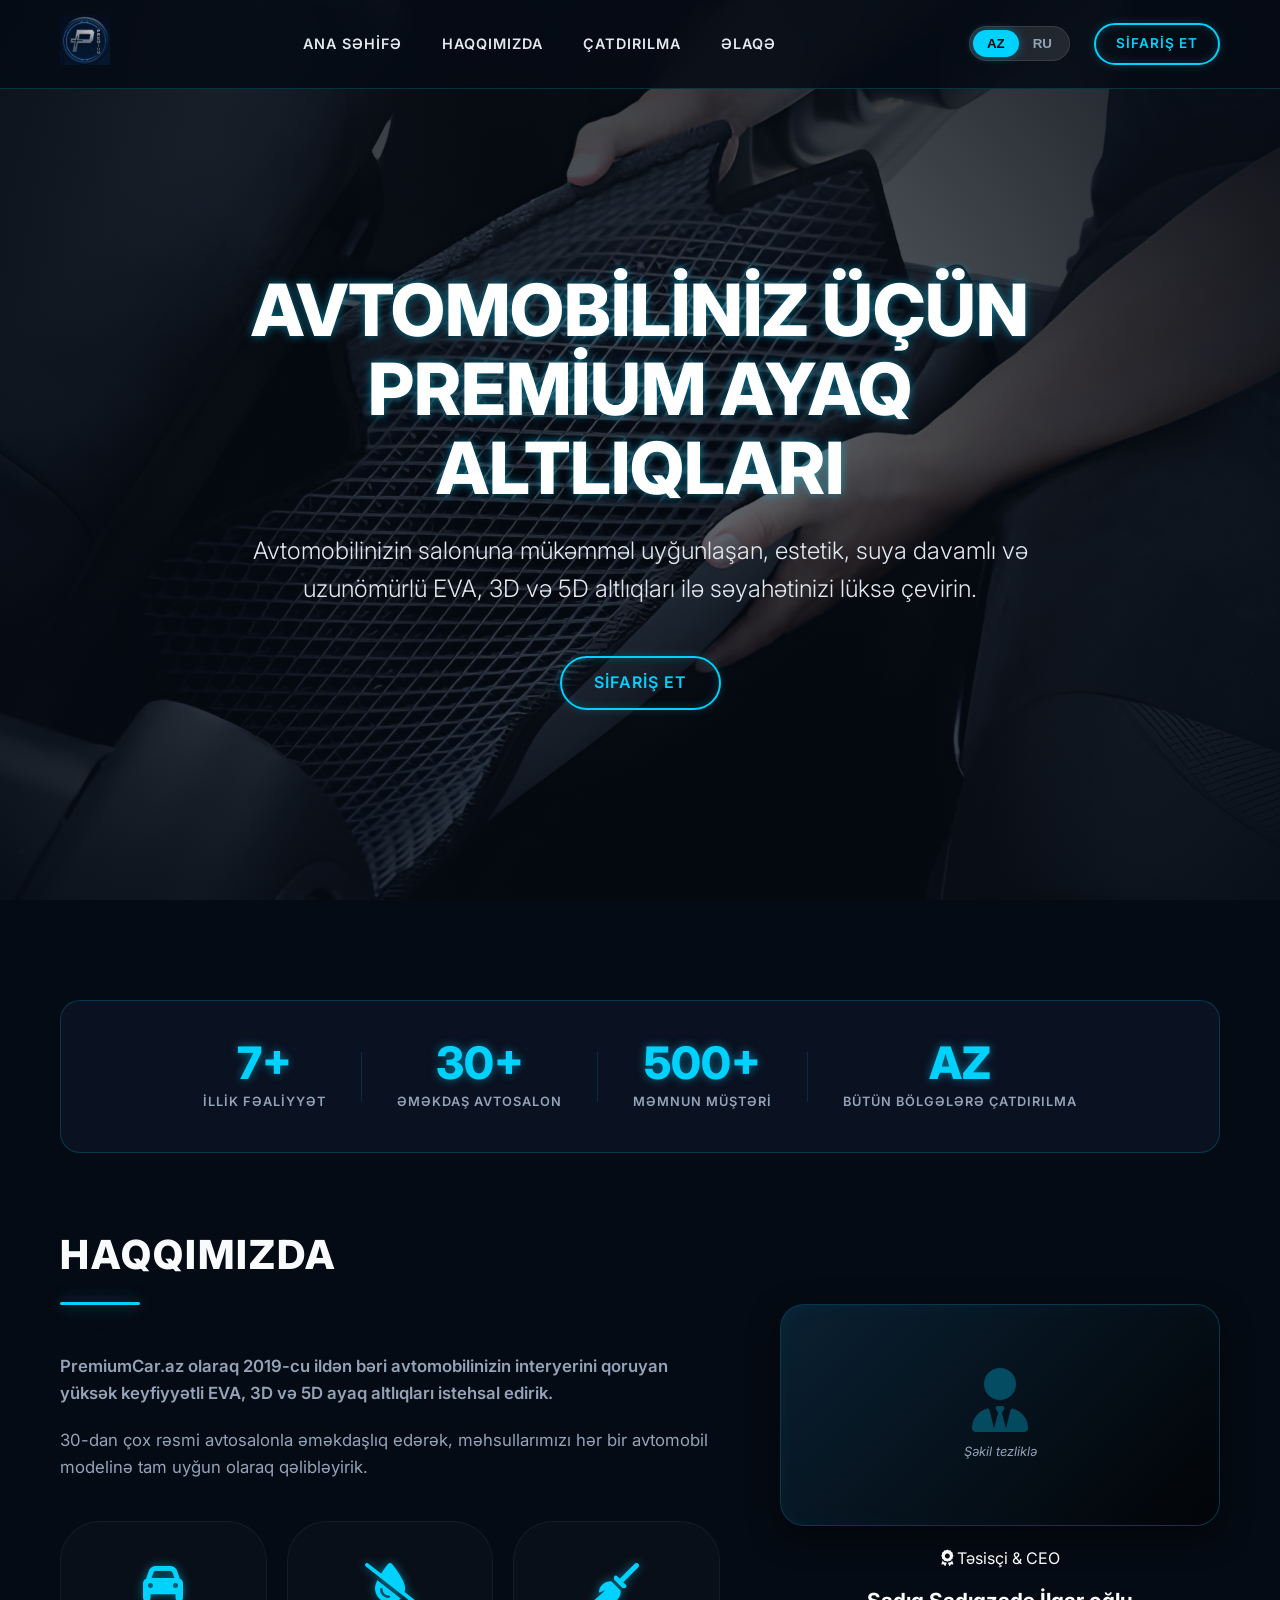
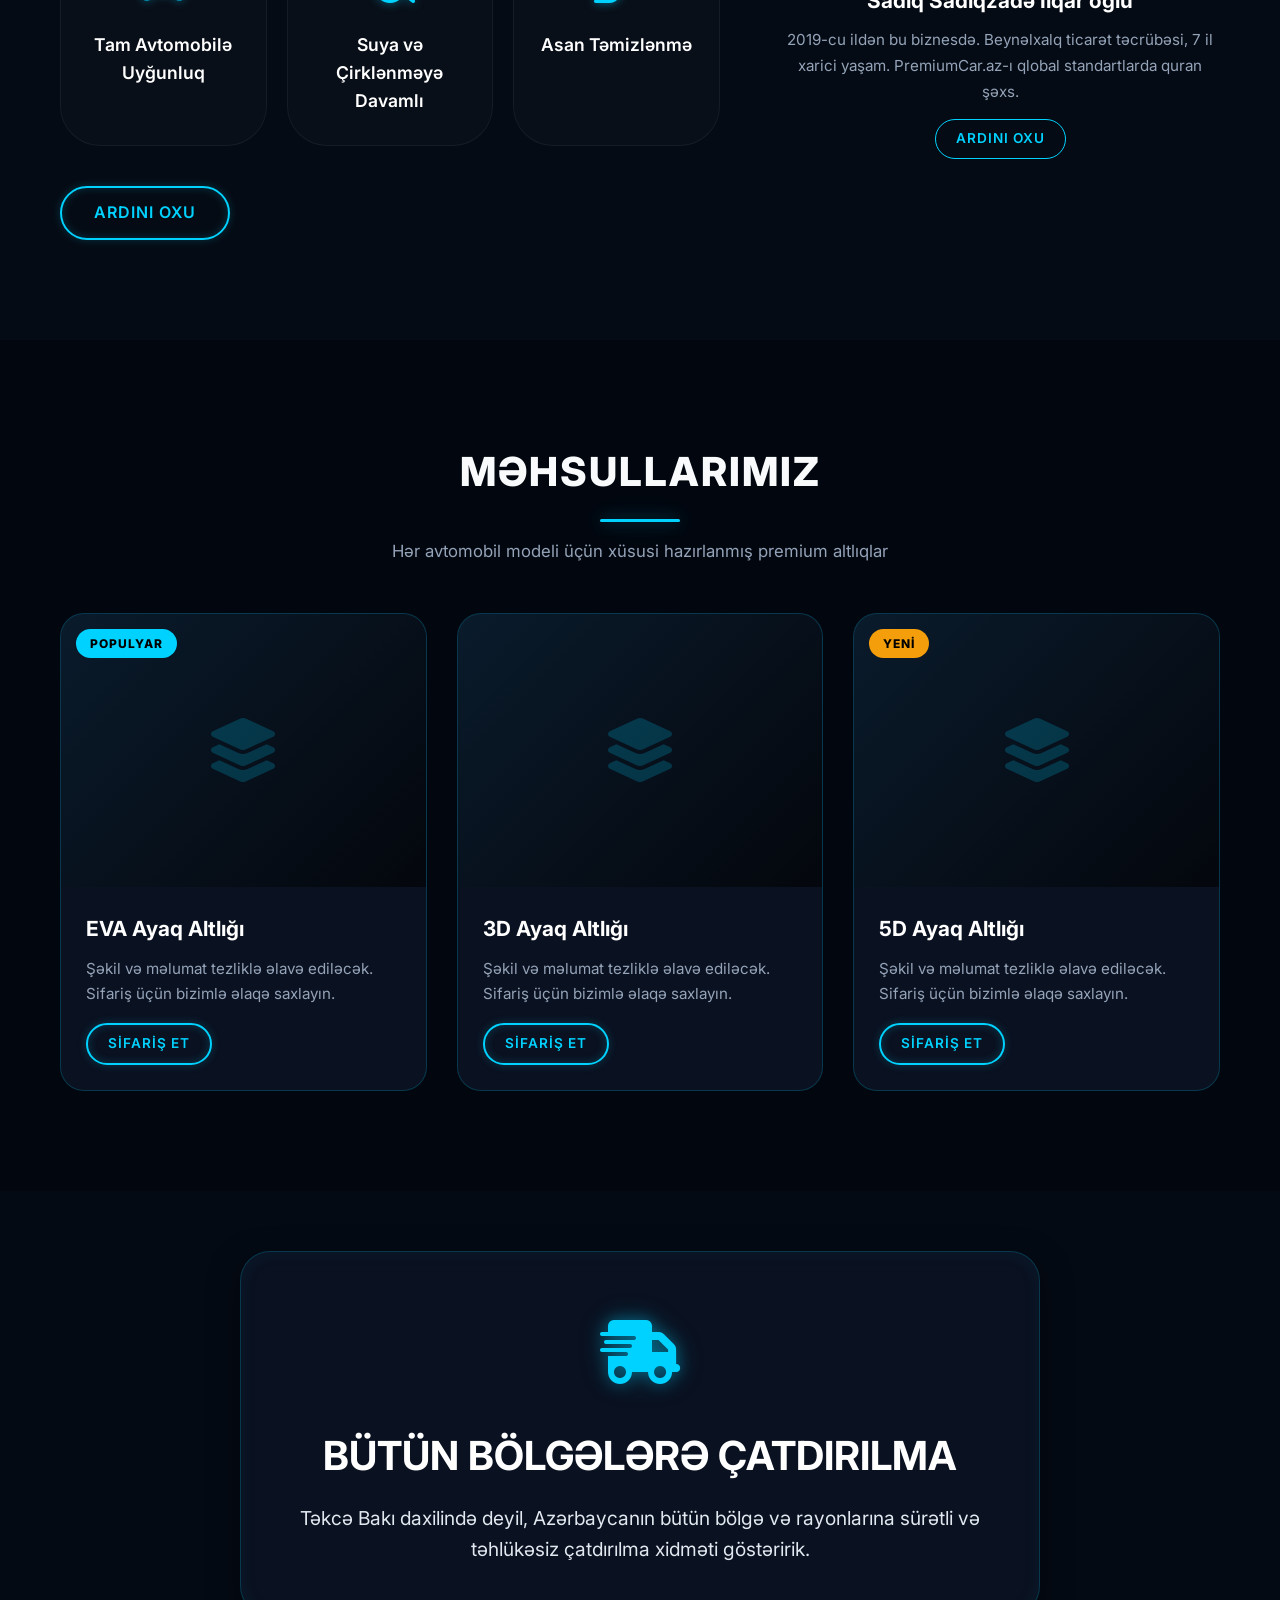
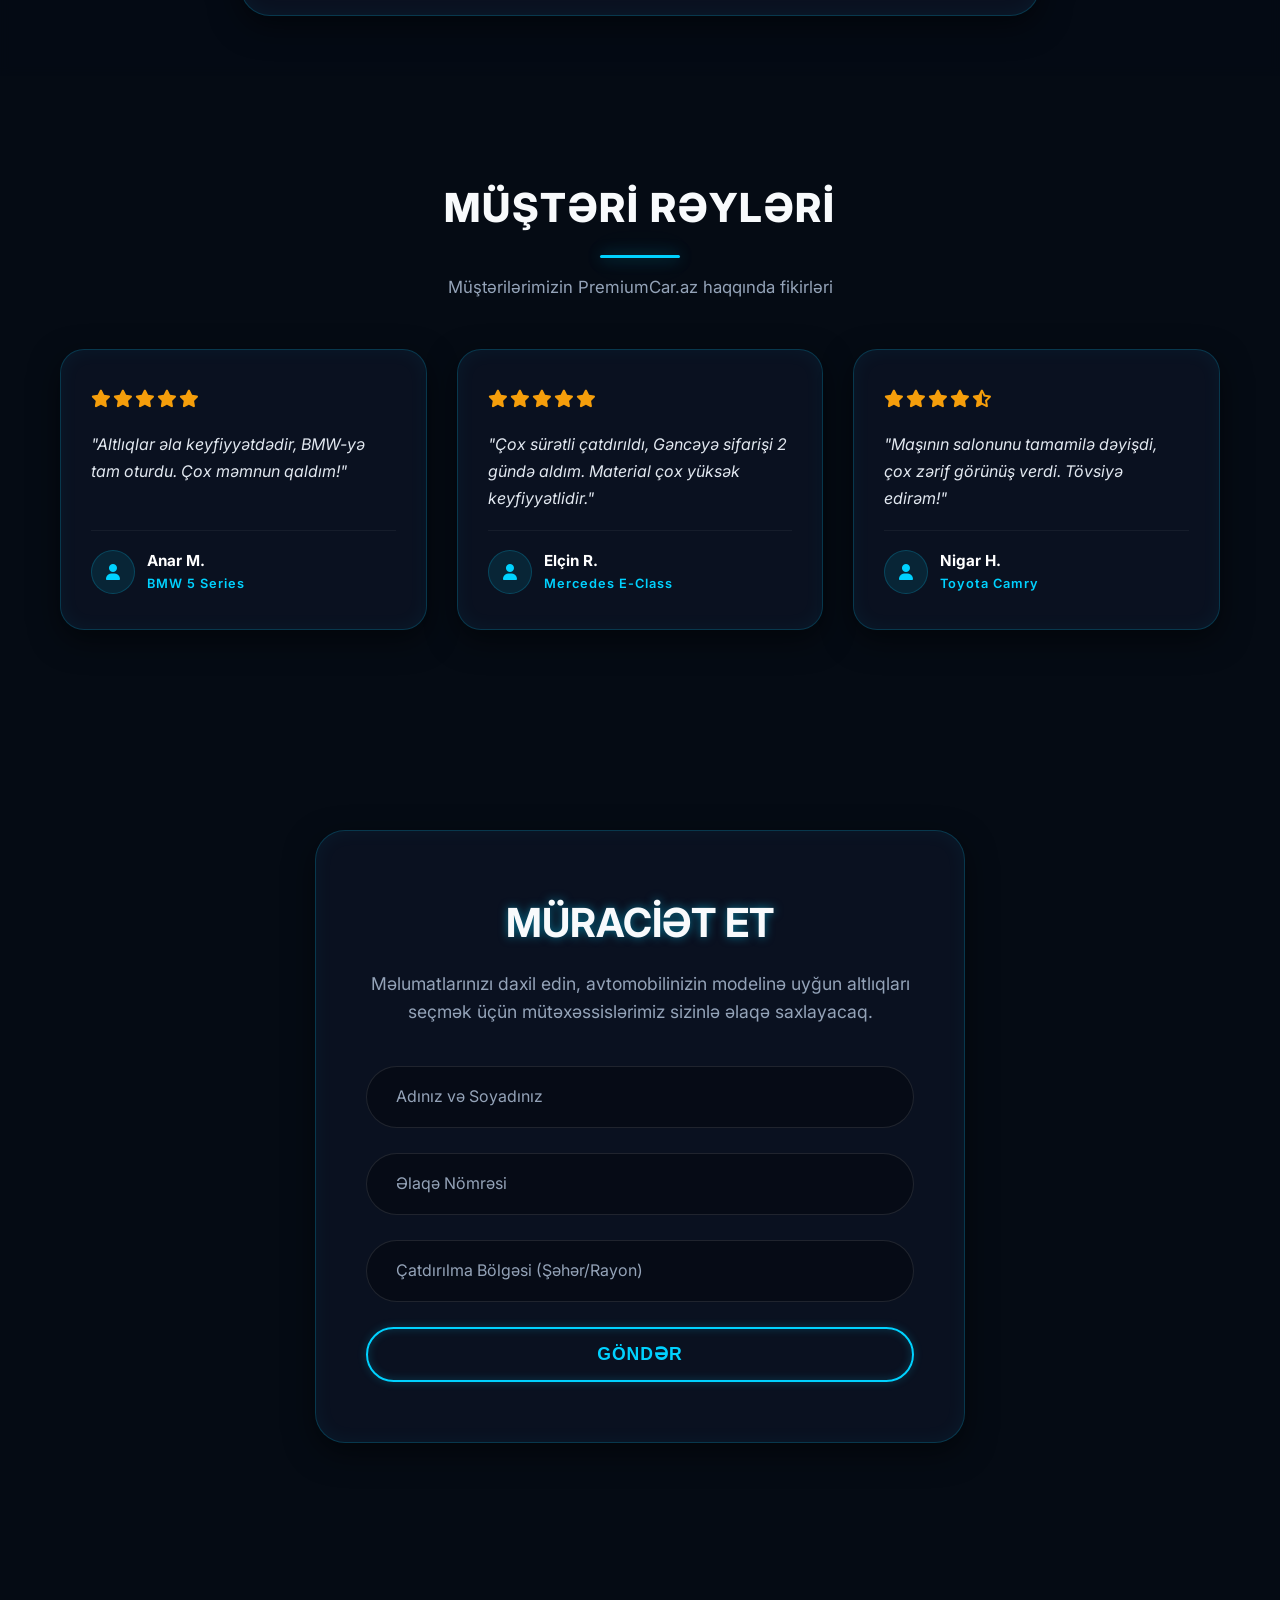
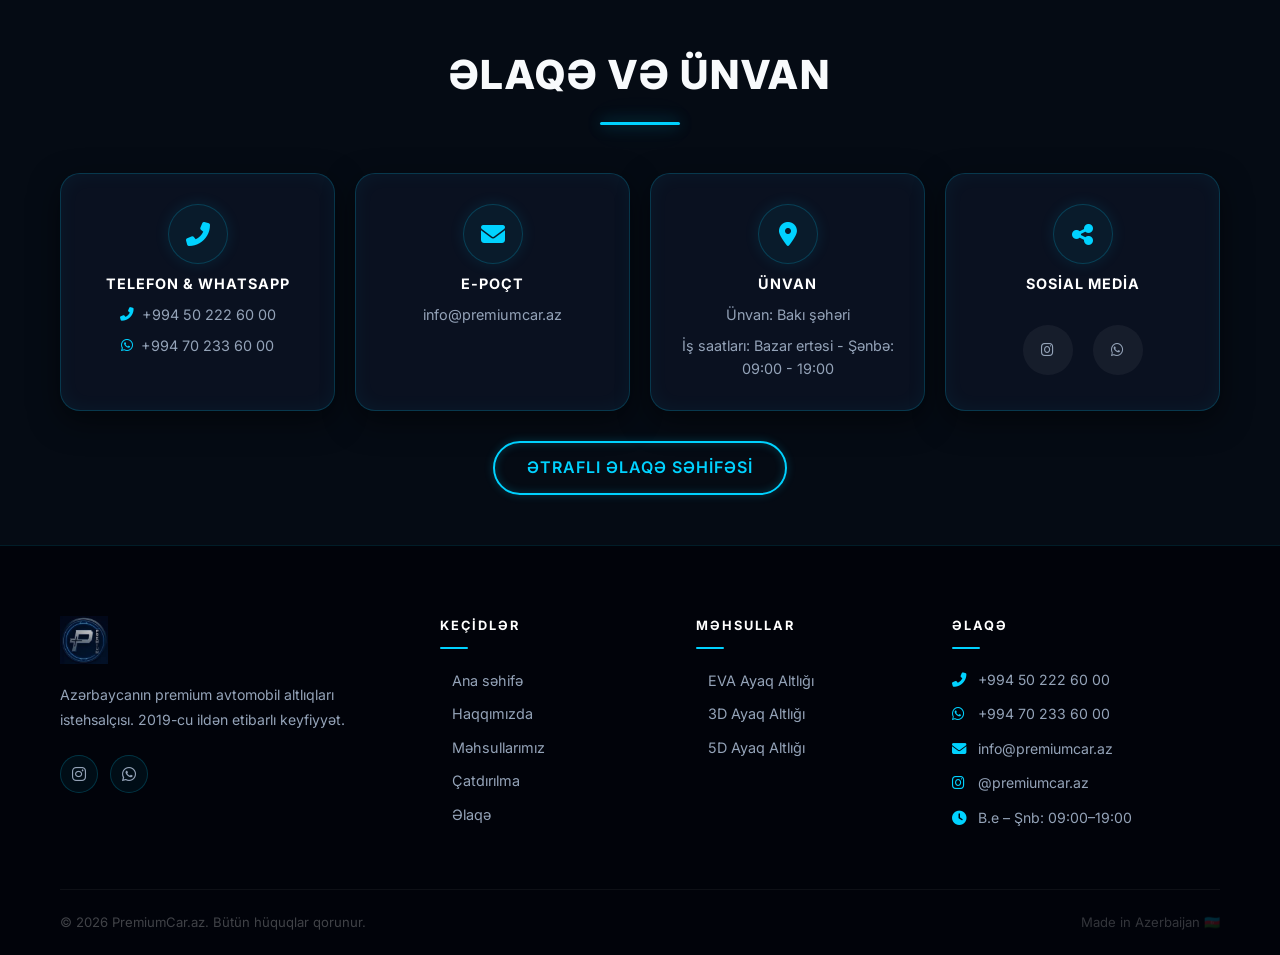
<file: index.html>
<!DOCTYPE html>
<html lang="az">
<head>
    <meta charset="UTF-8">
    <meta name="viewport" content="width=device-width, initial-scale=1.0">
    <title>PremiumCar.az - Premium Avtomobil Ayaq Altlıqları</title>
    <meta name="description" content="Avtomobiliniz üçün xüsusi qəliblənmiş, suya davamlı və premium görünüşlü EVA və 3D/5D ayaq altlıqları. Bütün bölgələrə çatdırılma.">
    <link href="https://fonts.googleapis.com/css2?family=Inter:wght@300;400;600;800&display=swap" rel="stylesheet">
    <link rel="icon" type="image/jpeg" href="logopremiumcar.jpg">
    <link rel="stylesheet" href="css/style.css">
    <link rel="stylesheet" href="https://cdnjs.cloudflare.com/ajax/libs/font-awesome/6.4.0/css/all.min.css">
</head>
<body>

    <nav class="navbar">
        <div class="container nav-container">
            <a href="index.html" class="logo">
                <img src="logopremiumcar.jpg" alt="PremiumCar.az Logo" id="brand-logo" onerror="this.style.display='none'; document.getElementById('brand-text').style.display='block';">
                <span id="brand-text" style="display:none;">PremiumCar.az</span>
            </a>
            <ul class="nav-links">
                <li><a href="#home" data-i18n="nav_home">Ana səhifə</a></li>
                <li><a href="about.html" data-i18n="nav_about">Haqqımızda</a></li>
                <li><a href="#delivery" data-i18n="nav_delivery">Çatdırılma</a></li>
                <li><a href="contact.html" data-i18n="nav_contact">Əlaqə</a></li>
            </ul>
            <div class="nav-actions">
                <div class="lang-switch">
                    <button class="lang-btn active" data-lang="az">AZ</button>
                    <button class="lang-btn" data-lang="ru">RU</button>
                </div>
                <a href="#order" class="btn-primary btn-sm" data-i18n="nav_order">Sifariş Et</a>
                <button class="mobile-menu-btn"><i class="fas fa-bars"></i></button>
            </div>
        </div>
    </nav>

    <!-- HERO -->
    <header class="hero" id="home">
        <div class="hero-overlay"></div>
        <div class="container hero-content">
            <h1 data-i18n="hero_title" class="glow-text">Avtomobiliniz Üçün Premium Ayaq Altlıqları</h1>
            <p data-i18n="hero_subtitle">Avtomobilinizin salonuna mükəmməl uyğunlaşan, estetik, suya davamlı və uzunömürlü EVA, 3D və 5D altlıqları ilə səyahətinizi lüksə çevirin.</p>
            <a href="#order" class="btn-primary btn-lg" data-i18n="hero_btn">Sifariş Et</a>
        </div>
    </header>

    <!-- HAQQIMIZDA (Ana Səhifə Preview) -->
    <section class="about dark-section" id="about">
        <div class="container">
            <!-- Stats Row -->
            <div class="home-stats">
                <div class="home-stat">
                    <span class="home-stat-num glow-text">7+</span>
                    <span class="home-stat-label" data-i18n="stat_years">İllik Fəaliyyət</span>
                </div>
                <div class="home-stat-divider"></div>
                <div class="home-stat">
                    <span class="home-stat-num glow-text">30+</span>
                    <span class="home-stat-label" data-i18n="stat_salons">Əməkdaş Avtosalon</span>
                </div>
                <div class="home-stat-divider"></div>
                <div class="home-stat">
                    <span class="home-stat-num glow-text">500+</span>
                    <span class="home-stat-label" data-i18n="stat_clients">Məmnun Müştəri</span>
                </div>
                <div class="home-stat-divider"></div>
                <div class="home-stat">
                    <span class="home-stat-num glow-text">AZ</span>
                    <span class="home-stat-label" data-i18n="stat_region">Bütün Bölgələr</span>
                </div>
            </div>

            <!-- About Content -->
            <div class="about-content">
                <div class="about-text">
                    <h2 class="section-title text-left" data-i18n="about_title">Haqqımızda</h2>
                    <p data-i18n="about_desc1" class="text-lead">PremiumCar.az olaraq 2019-cu ildən bəri avtomobilinizin interyerini qoruyan yüksək keyfiyyətli EVA, 3D və 5D ayaq altlıqları istehsal edirik.</p>
                    <p data-i18n="about_desc2">30-dan çox rəsmi avtosalonla əməkdaşlıq edərək, məhsullarımızı hər bir avtomobil modelinə tam uyğun olaraq qəlibləyirik. Ölkənin rəsmi distribyutorları ilə birgə fəaliyyət göstəririk.</p>
                    <div class="features-grid">
                        <div class="feature-card">
                            <div class="f-icon"><i class="fas fa-car"></i></div>
                            <h4 data-i18n="feat_1">Tam Avtomobilə Uyğunluq</h4>
                        </div>
                        <div class="feature-card">
                            <div class="f-icon"><i class="fas fa-tint-slash"></i></div>
                            <h4 data-i18n="feat_2">Suya və Çirklənməyə Davamlı</h4>
                        </div>
                        <div class="feature-card">
                            <div class="f-icon"><i class="fas fa-broom"></i></div>
                            <h4 data-i18n="feat_3">Asan Təmizlənmə</h4>
                        </div>
                    </div>
                    <div style="margin-top: 2.5rem;">
                        <a href="about.html" class="btn-primary" data-i18n="read_more_btn">Ardını Oxu</a>
                    </div>
                </div>

                <!-- Founder Preview -->
                <div class="founder-preview">
                    <div class="founder-preview-photo neon-border">
                        <div class="founder-preview-placeholder">
                            <i class="fas fa-user-tie"></i>
                            <span data-i18n="founder_photo_hint">Şəkil tezliklə</span>
                        </div>
                    </div>
                    <div class="founder-preview-info">
                        <div class="founder-badge" style="margin-bottom:12px;">
                            <i class="fas fa-award"></i>
                            <span data-i18n="founder_role">Təsisçi &amp; CEO</span>
                        </div>
                        <h3 class="founder-preview-name" data-i18n="about_founder_name">Sadıq Sadıqzadə İlqar oğlu</h3>
                        <p data-i18n="founder_short_bio">2019-cu ildən bu biznesdə. Beynəlxalq ticarət təcrübəsi, 7 il xarici yaşam. PremiumCar.az-ı qlobal standartlarda quran şəxs.</p>
                        <a href="about.html#founder" class="btn-outline-mini" data-i18n="read_more_btn">Ardını Oxu</a>
                    </div>
                </div>
            </div>
        </div>
    </section>

    <!-- MƏHSULLARIMIZ -->
    <section class="products-section" id="products">
        <div class="container">
            <h2 class="section-title" data-i18n="products_title">Məhsullarımız</h2>
            <p class="section-subtitle" data-i18n="products_subtitle">Hər avtomobil modeli üçün xüsusi hazırlanmış premium altlıqlar</p>
            <div class="products-grid">

                <div class="product-card-new">
                    <div class="product-img-wrap">
                        <div class="product-img-placeholder"><i class="fas fa-layer-group"></i></div>
                        <div class="product-badge" data-i18n="prod_badge_popular">Populyar</div>
                    </div>
                    <div class="product-card-body">
                        <h3 data-i18n="prod1_name">EVA Ayaq Altlığı</h3>
                        <p data-i18n="prod1_desc">Şəkil və məlumat tezliklə əlavə ediləcək. Sifariş üçün bizimlə əlaqə saxlayın.</p>
                        <a href="#order" class="btn-primary btn-sm" data-i18n="nav_order">Sifariş Et</a>
                    </div>
                </div>

                <div class="product-card-new">
                    <div class="product-img-wrap">
                        <div class="product-img-placeholder"><i class="fas fa-layer-group"></i></div>
                    </div>
                    <div class="product-card-body">
                        <h3 data-i18n="prod2_name">3D Ayaq Altlığı</h3>
                        <p data-i18n="prod2_desc">Şəkil və məlumat tezliklə əlavə ediləcək. Sifariş üçün bizimlə əlaqə saxlayın.</p>
                        <a href="#order" class="btn-primary btn-sm" data-i18n="nav_order">Sifariş Et</a>
                    </div>
                </div>

                <div class="product-card-new">
                    <div class="product-img-wrap">
                        <div class="product-img-placeholder"><i class="fas fa-layer-group"></i></div>
                        <div class="product-badge product-badge-new" data-i18n="prod_badge_new">Yeni</div>
                    </div>
                    <div class="product-card-body">
                        <h3 data-i18n="prod3_name">5D Ayaq Altlığı</h3>
                        <p data-i18n="prod3_desc">Şəkil və məlumat tezliklə əlavə ediləcək. Sifariş üçün bizimlə əlaqə saxlayın.</p>
                        <a href="#order" class="btn-primary btn-sm" data-i18n="nav_order">Sifariş Et</a>
                    </div>
                </div>

            </div>
        </div>
    </section>

    <!-- ÇATDIRILMA -->
    <section class="delivery" id="delivery">
        <div class="container">
            <div class="delivery-box neon-border">
                <div class="delivery-icon"><i class="fas fa-truck-fast"></i></div>
                <h2 data-i18n="delivery_title">Bütün Bölgələrə Çatdırılma</h2>
                <p data-i18n="delivery_desc">Təkcə Bakı daxilində deyil, Azərbaycanın bütün bölgə və rayonlarına sürətli və təhlükəsiz çatdırılma xidməti göstəririk.</p>
            </div>
        </div>
    </section>

    <!-- MÜŞTƏRİ RƏYLƏRİ -->
    <section class="reviews-section" id="reviews">
        <div class="container">
            <h2 class="section-title" data-i18n="reviews_title">Müştəri Rəyləri</h2>
            <p class="section-subtitle" data-i18n="reviews_subtitle">Müştərilərimizin PremiumCar.az haqqında fikirləri</p>
            <div class="reviews-grid">
                <div class="review-card neon-border">
                    <div class="review-stars">
                        <i class="fas fa-star"></i><i class="fas fa-star"></i><i class="fas fa-star"></i><i class="fas fa-star"></i><i class="fas fa-star"></i>
                    </div>
                    <p class="review-text" data-i18n="review1_text">"Altlıqlar əla keyfiyyətdədir, BMW-yə tam oturdu. Çox məmnun qaldım!"</p>
                    <div class="review-author">
                        <div class="review-avatar"><i class="fas fa-user"></i></div>
                        <div>
                            <div class="review-name" data-i18n="review1_name">Anar M.</div>
                            <div class="review-car" data-i18n="review1_car">BMW 5 Series</div>
                        </div>
                    </div>
                </div>
                <div class="review-card neon-border">
                    <div class="review-stars">
                        <i class="fas fa-star"></i><i class="fas fa-star"></i><i class="fas fa-star"></i><i class="fas fa-star"></i><i class="fas fa-star"></i>
                    </div>
                    <p class="review-text" data-i18n="review2_text">"Çox sürətli çatdırıldı, Gəncəyə sifarişi 2 gündə aldım. Material çox yüksək keyfiyyətlidir."</p>
                    <div class="review-author">
                        <div class="review-avatar"><i class="fas fa-user"></i></div>
                        <div>
                            <div class="review-name" data-i18n="review2_name">Elçin R.</div>
                            <div class="review-car" data-i18n="review2_car">Mercedes E-Class</div>
                        </div>
                    </div>
                </div>
                <div class="review-card neon-border">
                    <div class="review-stars">
                        <i class="fas fa-star"></i><i class="fas fa-star"></i><i class="fas fa-star"></i><i class="fas fa-star"></i><i class="fas fa-star-half-alt"></i>
                    </div>
                    <p class="review-text" data-i18n="review3_text">"Maşının salonunu tamamilə dəyişdi, çox zərif görünüş verdi. Tövsiyə edirəm!"</p>
                    <div class="review-author">
                        <div class="review-avatar"><i class="fas fa-user"></i></div>
                        <div>
                            <div class="review-name" data-i18n="review3_name">Nigar H.</div>
                            <div class="review-car" data-i18n="review3_car">Toyota Camry</div>
                        </div>
                    </div>
                </div>
            </div>
        </div>
    </section>

    <!-- SİFARİŞ -->
    <section class="order dark-section" id="order">
        <div class="container">
            <div class="order-box neon-border">
                <h2 data-i18n="order_title" class="glow-text">Müraciət Et</h2>
                <p data-i18n="order_subtitle">Məlumatlarınızı daxil edin, avtomobilinizin modelinə uyğun altlıqları seçmək üçün mütəxəssislərimiz sizinlə əlaqə saxlayacaq.</p>
                <form id="orderForm" class="order-form">
                    <div class="form-group">
                        <input type="text" id="name" required placeholder=" ">
                        <label for="name" data-i18n="form_name">Adınız və Soyadınız</label>
                    </div>
                    <div class="form-group">
                        <input type="tel" id="phone" required placeholder=" ">
                        <label for="phone" data-i18n="form_phone">Əlaqə Nömrəsi</label>
                    </div>
                    <div class="form-group">
                        <input type="text" id="region" required placeholder=" ">
                        <label for="region" data-i18n="form_region">Çatdırılma Bölgəsi (Şəhər/Rayon)</label>
                    </div>
                    <button type="submit" class="btn-primary btn-block" data-i18n="form_submit">Göndər</button>
                </form>
                <div id="toast" class="toast"><i class="fas fa-check-circle"></i> <span data-i18n="success_msg">Sifarişiniz qəbul olundu! Mütəxəssislərimiz ən qısa zamanda sizinlə əlaqə saxlayacaq.</span></div>
            </div>
        </div>
    </section>

    <!-- ƏLAQƏ (Mini) -->
    <section class="contact" id="contact">
        <div class="container">
            <h2 class="section-title" data-i18n="contact_title">Əlaqə və Ünvan</h2>
            <div class="contact-row">
                <div class="contact-card neon-border">
                    <div class="icon-box"><i class="fas fa-phone-alt"></i></div>
                    <h4 data-i18n="contact_phone_label">Telefon &amp; WhatsApp</h4>
                    <p class="contact-phone-row"><i class="fas fa-phone-alt"></i><a href="tel:+994502226000">+994 50 222 60 00</a></p>
                    <p class="contact-phone-row"><i class="fab fa-whatsapp"></i><a href="tel:+994702336000">+994 70 233 60 00</a></p>
                </div>
                <div class="contact-card neon-border">
                    <div class="icon-box"><i class="fas fa-envelope"></i></div>
                    <h4 data-i18n="contact_email_label">E-poçt</h4>
                    <p><a href="mailto:info@premiumcar.az">info@premiumcar.az</a></p>
                </div>
                <div class="contact-card neon-border">
                    <div class="icon-box"><i class="fas fa-map-marker-alt"></i></div>
                    <h4 data-i18n="contact_address_label">Ünvan</h4>
                    <p data-i18n="address_text">Bakı şəhəri</p>
                    <p data-i18n="hours_text">B.e. – Şənbə: 09:00–19:00</p>
                </div>
                <div class="contact-card neon-border">
                    <div class="icon-box"><i class="fas fa-share-alt"></i></div>
                    <h4 data-i18n="social_title">Sosial Media</h4>
                    <div class="social-links" style="justify-content:center; margin-top:12px;">
                        <a href="https://www.instagram.com/premiumcar.az/" target="_blank" class="social-icon"><i class="fab fa-instagram"></i></a>
                        <a href="https://wa.me/994502226000" target="_blank" class="social-icon"><i class="fab fa-whatsapp"></i></a>
                    </div>
                </div>
            </div>
            <div style="text-align:center; margin-top:30px;">
                <a href="contact.html" class="btn-primary" data-i18n="contact_full_page">Ətraflı Əlaqə Səhifəsi</a>
            </div>
        </div>
    </section>

    <footer class="site-footer">
        <div class="container">
            <div class="footer-grid">

                <!-- Logo + Məlumat -->
                <div class="footer-col footer-brand">
                    <img src="logopremiumcar.jpg" alt="PremiumCar.az" class="footer-logo-img">
                    <p data-i18n="footer_about_short">Azərbaycanın premium avtomobil altlıqları istehsalçısı. 2019-cu ildən etibarlı keyfiyyət.</p>
                    <div class="footer-socials">
                        <a href="https://www.instagram.com/premiumcar.az/" target="_blank" aria-label="Instagram"><i class="fab fa-instagram"></i></a>
                        <a href="https://wa.me/994502226000" target="_blank" aria-label="WhatsApp"><i class="fab fa-whatsapp"></i></a>
                    </div>
                </div>

                <!-- Naviqasiya -->
                <div class="footer-col">
                    <h4 class="footer-col-title" data-i18n="footer_nav_title">Keçidlər</h4>
                    <ul class="footer-nav">
                        <li><a href="index.html" data-i18n="nav_home">Ana səhifə</a></li>
                        <li><a href="about.html" data-i18n="nav_about">Haqqımızda</a></li>
                        <li><a href="index.html#products" data-i18n="products_title">Məhsullar</a></li>
                        <li><a href="index.html#delivery" data-i18n="nav_delivery">Çatdırılma</a></li>
                        <li><a href="contact.html" data-i18n="nav_contact">Əlaqə</a></li>
                    </ul>
                </div>

                <!-- Məhsullar -->
                <div class="footer-col">
                    <h4 class="footer-col-title" data-i18n="footer_products_title">Məhsullar</h4>
                    <ul class="footer-nav">
                        <li><a href="index.html#products" data-i18n="prod1_name">EVA Ayaq Altlığı</a></li>
                        <li><a href="index.html#products" data-i18n="prod2_name">3D Ayaq Altlığı</a></li>
                        <li><a href="index.html#products" data-i18n="prod3_name">5D Ayaq Altlığı</a></li>
                    </ul>
                </div>

                <!-- Əlaqə -->
                <div class="footer-col">
                    <h4 class="footer-col-title" data-i18n="nav_contact">Əlaqə</h4>
                    <ul class="footer-contact-list">
                        <li><i class="fas fa-phone-alt"></i><a href="tel:+994502226000">+994 50 222 60 00</a></li>
                        <li><i class="fab fa-whatsapp"></i><a href="tel:+994702336000">+994 70 233 60 00</a></li>
                        <li><i class="fas fa-envelope"></i><a href="mailto:info@premiumcar.az">info@premiumcar.az</a></li>
                        <li><i class="fab fa-instagram"></i><a href="https://www.instagram.com/premiumcar.az/" target="_blank">@premiumcar.az</a></li>
                        <li><i class="fas fa-clock"></i><span data-i18n="footer_hours">B.e – Şnb: 09:00–19:00</span></li>
                    </ul>
                </div>

            </div>

            <div class="footer-bottom">
                <p data-i18n="footer_text">© 2026 PremiumCar.az. Bütün hüquqlar qorunur.</p>
                <p class="footer-made">Made in Azerbaijan 🇦🇿</p>
            </div>
        </div>
    </footer>

    <script src="js/lang.js"></script>
    <script src="js/main.js"></script>
</body>
</html>
</file>
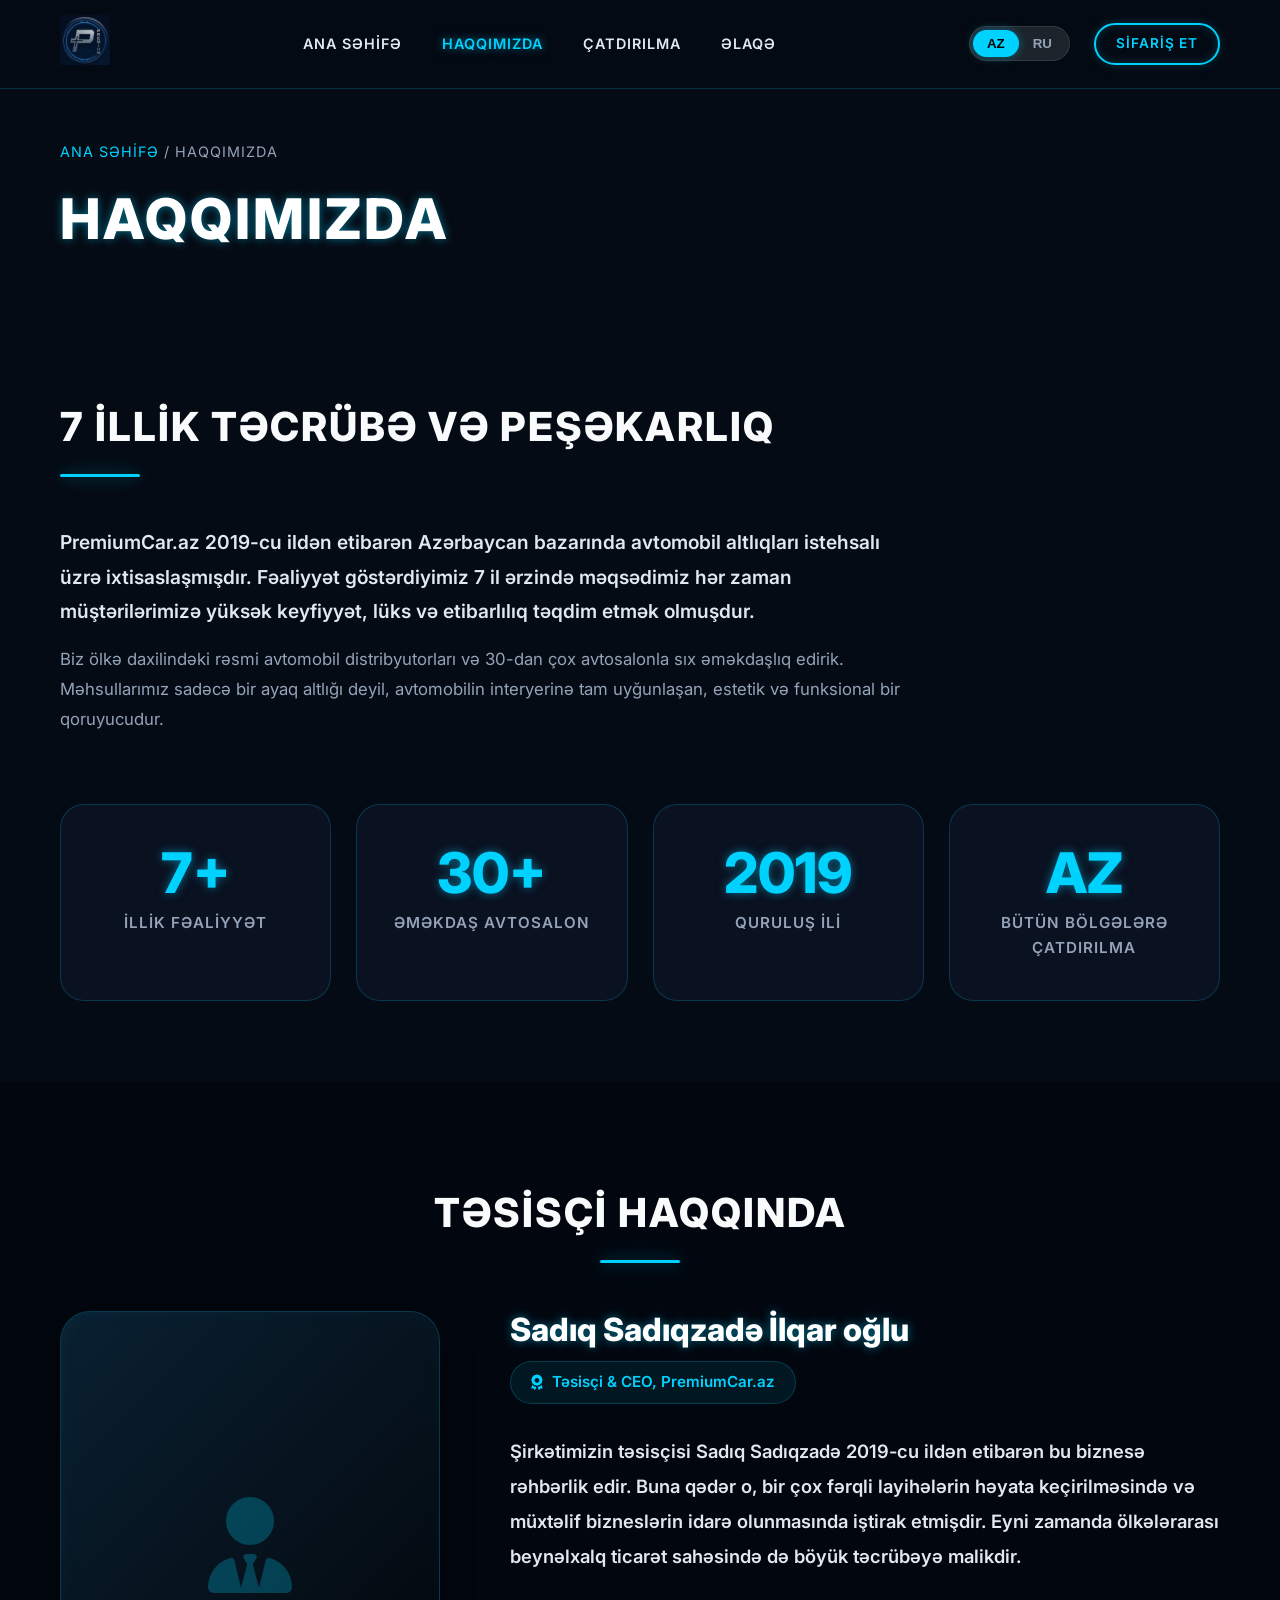
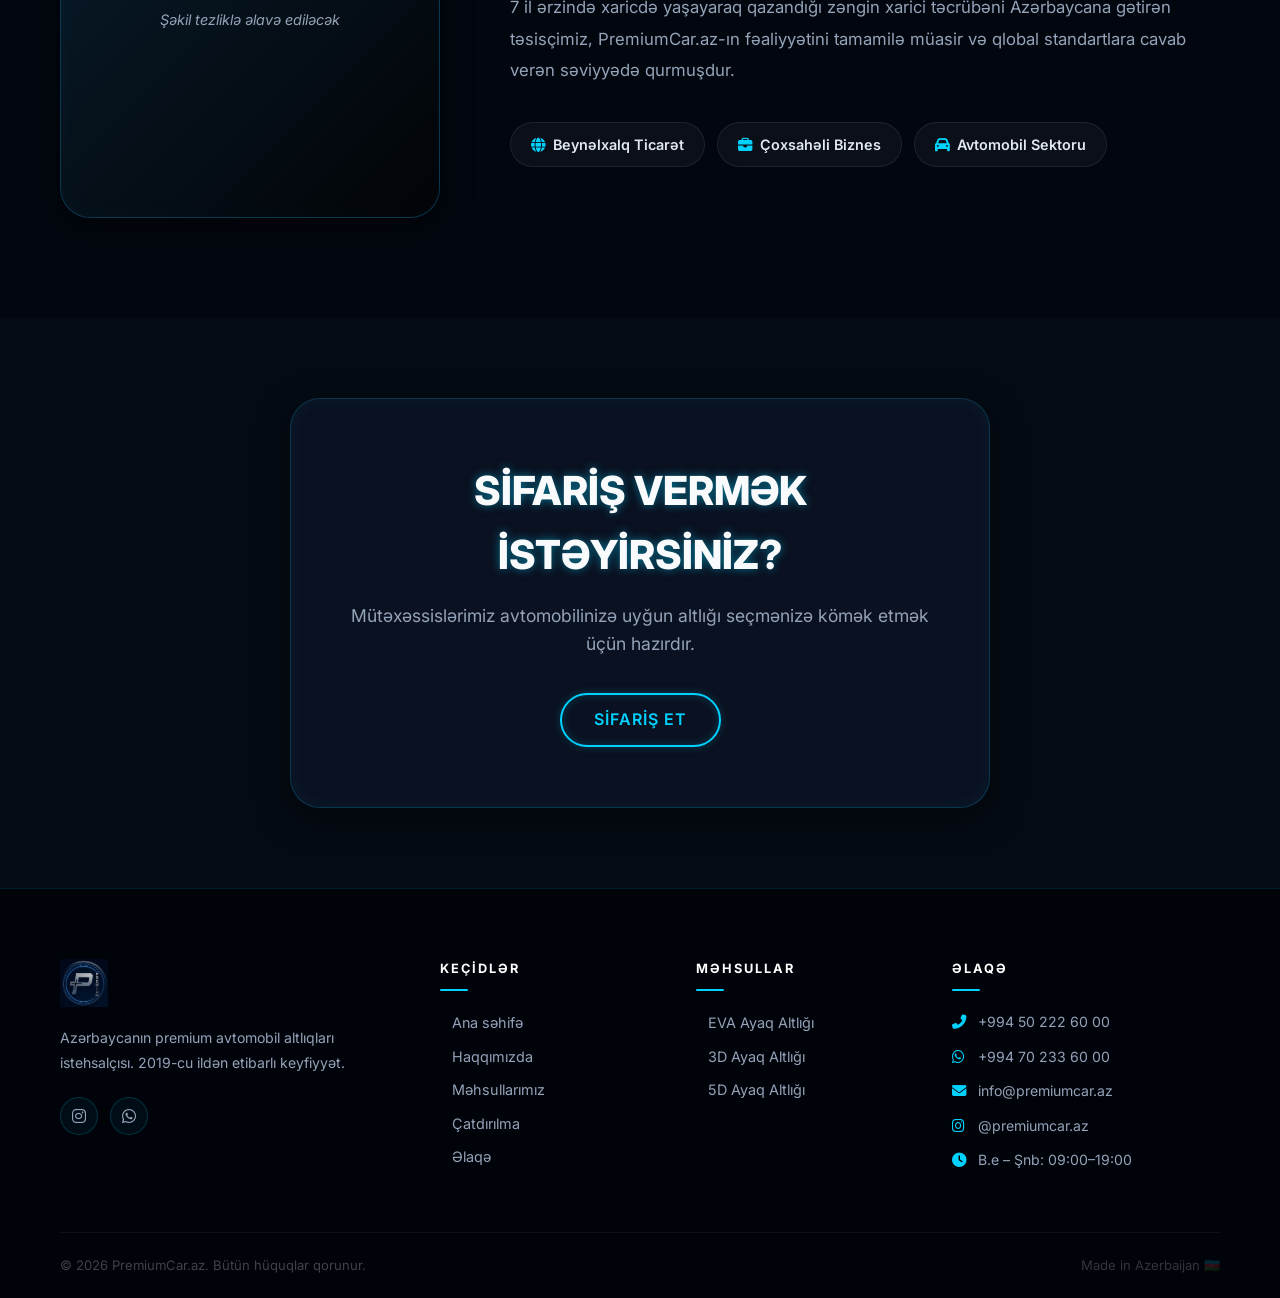
<file: about.html>
<!DOCTYPE html>
<html lang="az">
<head>
    <meta charset="UTF-8">
    <meta name="viewport" content="width=device-width, initial-scale=1.0">
    <title>PremiumCar.az - Haqqımızda</title>
    <meta name="description" content="PremiumCar.az haqqında – 2019-cu ildən bəri fəaliyyət göstərən, 30+ avtosalonla əməkdaşlıq edən premium avtomobil altlıqları istehsalçısı.">
    <link href="https://fonts.googleapis.com/css2?family=Inter:wght@300;400;600;800&display=swap" rel="stylesheet">
    <link rel="icon" type="image/jpeg" href="logopremiumcar.jpg">
    <link rel="stylesheet" href="css/style.css">
    <link rel="stylesheet" href="css/about.css">
    <link rel="stylesheet" href="https://cdnjs.cloudflare.com/ajax/libs/font-awesome/6.4.0/css/all.min.css">
</head>
<body>

    <!-- Navbar (eyni ana səhifədəki kimi) -->
    <nav class="navbar">
        <div class="container nav-container">
            <a href="index.html" class="logo">
                <img src="logopremiumcar.jpg" alt="PremiumCar.az Logo" id="brand-logo" onerror="this.style.display='none'; document.getElementById('brand-text').style.display='block';">
                <span id="brand-text" style="display:none;">PremiumCar.az</span>
            </a>
            <ul class="nav-links">
                <li><a href="index.html" data-i18n="nav_home">Ana səhifə</a></li>
                <li><a href="index.html#about" data-i18n="nav_about" class="active-link">Haqqımızda</a></li>
                <li><a href="index.html#delivery" data-i18n="nav_delivery">Çatdırılma</a></li>
                <li><a href="index.html#contact" data-i18n="nav_contact">Əlaqə</a></li>
            </ul>
            <div class="nav-actions">
                <div class="lang-switch">
                    <button class="lang-btn active" data-lang="az">AZ</button>
                    <button class="lang-btn" data-lang="ru">RU</button>
                </div>
                <a href="index.html#order" class="btn-primary btn-sm" data-i18n="nav_order">Sifariş Et</a>
                <button class="mobile-menu-btn"><i class="fas fa-bars"></i></button>
            </div>
        </div>
    </nav>

    <!-- Page Hero -->
    <div class="page-hero">
        <div class="page-hero-overlay"></div>
        <div class="container page-hero-content">
            <p class="page-breadcrumb"><a href="index.html">Ana Səhifə</a> / <span data-i18n="about_title">Haqqımızda</span></p>
            <h1 data-i18n="about_title" class="glow-text">Haqqımızda</h1>
        </div>
    </div>

    <!-- Business About Section -->
    <section class="about-page-section">
        <div class="container">
            <div class="about-page-intro">
                <h2 data-i18n="business_title" class="section-title text-left">7 İllik Təcrübə və Peşəkarlıq</h2>
                <p data-i18n="about_business_p1" class="text-lead">PremiumCar.az 2019-cu ildən etibarən Azərbaycan bazarında avtomobil altlıqları istehsalı üzrə ixtisaslaşmışdır. Fəaliyyət göstərdiyimiz 7 il ərzində məqsədimiz hər zaman müştərilərimizə yüksək keyfiyyət, lüks və etibarlılıq təqdim etmək olmuşdur.</p>
                <p data-i18n="about_business_p2">Biz ölkə daxilindəki rəsmi avtomobil distribyutorları və 30-dan çox avtosalonla sıx əməkdaşlıq edirik. Məhsullarımız sadəcə bir ayaq altlığı deyil, avtomobilin interyerinə tam uyğunlaşan, estetik və funksional bir qoruyucudur.</p>
            </div>

            <!-- Stats -->
            <div class="stats-grid">
                <div class="stat-card">
                    <div class="stat-number glow-text">7+</div>
                    <div class="stat-label" data-i18n="stat_years">İllik Fəaliyyət</div>
                </div>
                <div class="stat-card">
                    <div class="stat-number glow-text">30+</div>
                    <div class="stat-label" data-i18n="stat_salons">Əməkdaş Avtosalon</div>
                </div>
                <div class="stat-card">
                    <div class="stat-number glow-text">2019</div>
                    <div class="stat-label" data-i18n="stat_since">Quruluş İli</div>
                </div>
                <div class="stat-card">
                    <div class="stat-number glow-text">AZ</div>
                    <div class="stat-label" data-i18n="stat_region">Bütün Bölgələrə Çatdırılma</div>
                </div>
            </div>
        </div>
    </section>

    <!-- Founder Section -->
    <section class="founder-section">
        <div class="container">
            <h2 class="section-title" data-i18n="founder_title">Təsisçi Haqqında</h2>
            <div class="founder-content">

                <!-- Founder Photo Placeholder -->
                <div class="founder-photo-wrap">
                    <div class="founder-photo neon-border">
                        <div class="photo-placeholder">
                            <i class="fas fa-user-tie"></i>
                            <p class="photo-hint">Şəkil tezliklə əlavə ediləcək</p>
                        </div>
                    </div>
                </div>

                <!-- Founder Text -->
                <div class="founder-text">
                    <h3 data-i18n="about_founder_name" class="founder-name glow-text">Sadıq Sadıqzadə İlqar oğlu</h3>
                    <div class="founder-badge">
                        <i class="fas fa-award"></i>
                        <span>Təsisçi &amp; CEO, PremiumCar.az</span>
                    </div>
                    <p data-i18n="about_founder_p1" class="text-lead">Şirkətimizin təsisçisi Sadıq Sadıqzadə 2019-cu ildən etibarən bu biznesə rəhbərlik edir. Buna qədər o, bir çox fərqli layihələrin həyata keçirilməsində və müxtəlif bizneslərin idarə olunmasında iştirak etmişdir. Eyni zamanda ölkələrarası beynəlxalq ticarət sahəsində də böyük təcrübəyə malikdir.</p>
                    <p data-i18n="about_founder_p2">7 il ərzində xaricdə yaşayaraq qazandığı zəngin xarici təcrübəni Azərbaycana gətirən təsisçimiz, PremiumCar.az-ın fəaliyyətini tamamilə müasir və qlobal standartlara cavab verən səviyyədə qurmuşdur.</p>
                    <div class="founder-tags">
                        <span class="tag"><i class="fas fa-globe"></i> Beynəlxalq Ticarət</span>
                        <span class="tag"><i class="fas fa-briefcase"></i> Çoxsahəli Biznes</span>
                        <span class="tag"><i class="fas fa-car"></i> Avtomobil Sektoru</span>
                    </div>
                </div>
            </div>
        </div>
    </section>

    <!-- CTA Section -->
    <section class="about-cta">
        <div class="container">
            <div class="cta-box neon-border">
                <h2 class="glow-text" data-i18n="cta_title">Sifariş Vermək İstəyirsiniz?</h2>
                <p data-i18n="cta_desc">Mütəxəssislərimiz avtomobilinizə uyğun altlığı seçmənizə kömək etmək üçün hazırdır.</p>
                <a href="index.html#order" class="btn-primary" data-i18n="nav_order">Sifariş Et</a>
            </div>
        </div>
    </section>

    <footer class="site-footer">
        <div class="container">
            <div class="footer-grid">
                <div class="footer-col footer-brand">
                    <img src="logopremiumcar.jpg" alt="PremiumCar.az" class="footer-logo-img">
                    <p data-i18n="footer_about_short">Azərbaycanın premium avtomobil altlıqları istehsalçısı. 2019-cu ildən etibarlı keyfiyyət.</p>
                    <div class="footer-socials">
                        <a href="https://www.instagram.com/premiumcar.az/" target="_blank"><i class="fab fa-instagram"></i></a>
                        <a href="https://wa.me/994502226000" target="_blank"><i class="fab fa-whatsapp"></i></a>
                    </div>
                </div>
                <div class="footer-col">
                    <h4 class="footer-col-title" data-i18n="footer_nav_title">Keçidlər</h4>
                    <ul class="footer-nav">
                        <li><a href="index.html" data-i18n="nav_home">Ana səhifə</a></li>
                        <li><a href="about.html" data-i18n="nav_about">Haqqımızda</a></li>
                        <li><a href="index.html#products" data-i18n="products_title">Məhsullar</a></li>
                        <li><a href="index.html#delivery" data-i18n="nav_delivery">Çatdırılma</a></li>
                        <li><a href="contact.html" data-i18n="nav_contact">Əlaqə</a></li>
                    </ul>
                </div>
                <div class="footer-col">
                    <h4 class="footer-col-title" data-i18n="footer_products_title">Məhsullar</h4>
                    <ul class="footer-nav">
                        <li><a href="index.html#products" data-i18n="prod1_name">EVA Ayaq Altlığı</a></li>
                        <li><a href="index.html#products" data-i18n="prod2_name">3D Ayaq Altlığı</a></li>
                        <li><a href="index.html#products" data-i18n="prod3_name">5D Ayaq Altlığı</a></li>
                    </ul>
                </div>
                <div class="footer-col">
                    <h4 class="footer-col-title" data-i18n="nav_contact">Əlaqə</h4>
                    <ul class="footer-contact-list">
                        <li><i class="fas fa-phone-alt"></i><a href="tel:+994502226000">+994 50 222 60 00</a></li>
                        <li><i class="fab fa-whatsapp"></i><a href="tel:+994702336000">+994 70 233 60 00</a></li>
                        <li><i class="fas fa-envelope"></i><a href="mailto:info@premiumcar.az">info@premiumcar.az</a></li>
                        <li><i class="fab fa-instagram"></i><a href="https://www.instagram.com/premiumcar.az/" target="_blank">@premiumcar.az</a></li>
                        <li><i class="fas fa-clock"></i><span data-i18n="footer_hours">B.e – Şnb: 09:00–19:00</span></li>
                    </ul>
                </div>
            </div>
            <div class="footer-bottom">
                <p data-i18n="footer_text">© 2026 PremiumCar.az. Bütün hüquqlar qorunur.</p>
                <p class="footer-made">Made in Azerbaijan 🇦🇿</p>
            </div>
        </div>
    </footer>

    <script src="js/lang.js"></script>
    <script src="js/main.js"></script>
</body>
</html>
</file>
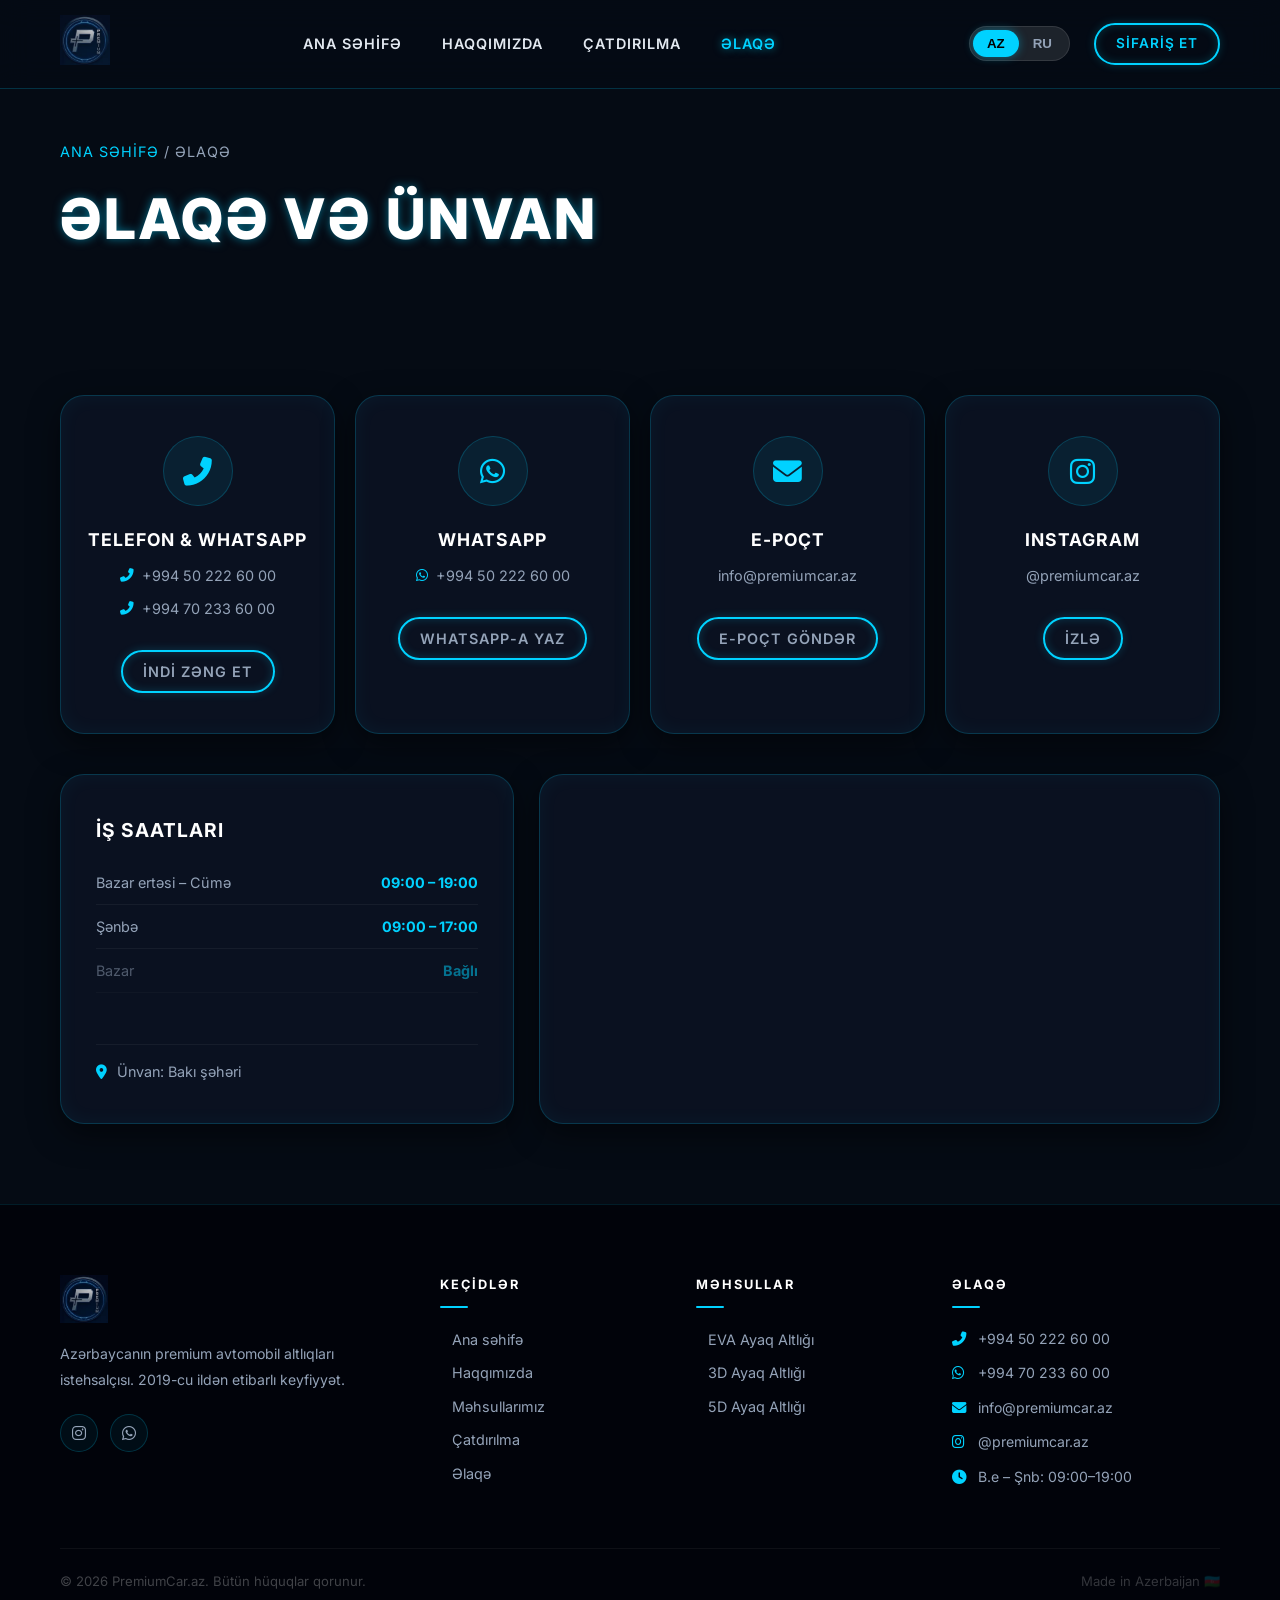
<file: contact.html>
<!DOCTYPE html>
<html lang="az">
<head>
    <meta charset="UTF-8">
    <meta name="viewport" content="width=device-width, initial-scale=1.0">
    <title>PremiumCar.az - Əlaqə</title>
    <meta name="description" content="PremiumCar.az ilə əlaqə saxlayın. Telefon, WhatsApp, e-poçt və ünvan məlumatları.">
    <link href="https://fonts.googleapis.com/css2?family=Inter:wght@300;400;600;800&display=swap" rel="stylesheet">
    <link rel="icon" type="image/jpeg" href="logopremiumcar.jpg">
    <link rel="stylesheet" href="css/style.css">
    <link rel="stylesheet" href="css/about.css">
    <link rel="stylesheet" href="https://cdnjs.cloudflare.com/ajax/libs/font-awesome/6.4.0/css/all.min.css">
</head>
<body>
    <nav class="navbar">
        <div class="container nav-container">
            <a href="index.html" class="logo">
                <img src="logopremiumcar.jpg" alt="PremiumCar.az Logo" id="brand-logo" onerror="this.style.display='none'; document.getElementById('brand-text').style.display='block';">
                <span id="brand-text" style="display:none;">PremiumCar.az</span>
            </a>
            <ul class="nav-links">
                <li><a href="index.html" data-i18n="nav_home">Ana səhifə</a></li>
                <li><a href="about.html" data-i18n="nav_about">Haqqımızda</a></li>
                <li><a href="index.html#delivery" data-i18n="nav_delivery">Çatdırılma</a></li>
                <li><a href="contact.html" data-i18n="nav_contact" class="active-link">Əlaqə</a></li>
            </ul>
            <div class="nav-actions">
                <div class="lang-switch">
                    <button class="lang-btn active" data-lang="az">AZ</button>
                    <button class="lang-btn" data-lang="ru">RU</button>
                </div>
                <a href="index.html#order" class="btn-primary btn-sm" data-i18n="nav_order">Sifariş Et</a>
                <button class="mobile-menu-btn"><i class="fas fa-bars"></i></button>
            </div>
        </div>
    </nav>

    <div class="page-hero">
        <div class="page-hero-overlay"></div>
        <div class="container page-hero-content">
            <p class="page-breadcrumb"><a href="index.html">Ana Səhifə</a> / <span data-i18n="nav_contact">Əlaqə</span></p>
            <h1 data-i18n="contact_title" class="glow-text">Əlaqə və Ünvan</h1>
        </div>
    </div>

    <section class="about-page-section">
        <div class="container">
            <!-- 4 Contact Cards -->
            <div class="contact-page-grid">
                <div class="contact-page-card neon-border">
                    <div class="icon-box-lg"><i class="fas fa-phone-alt"></i></div>
                    <h3 data-i18n="contact_phone_label">Telefon</h3>
                    <p class="contact-phone-row"><i class="fas fa-phone-alt"></i><a href="tel:+994502226000">+994 50 222 60 00</a></p>
                    <p class="contact-phone-row"><i class="fas fa-phone-alt"></i><a href="tel:+994702336000">+994 70 233 60 00</a></p>
                    <a href="tel:0502226000" class="btn-primary btn-sm" style="margin-top:20px;" data-i18n="call_now">İndi Zəng Et</a>
                </div>
                <div class="contact-page-card neon-border">
                    <div class="icon-box-lg"><i class="fab fa-whatsapp"></i></div>
                    <h3 data-i18n="contact_whatsapp_label">WhatsApp</h3>
                    <p class="contact-phone-row"><i class="fab fa-whatsapp"></i><span>+994 50 222 60 00</span></p>
                    <a href="https://wa.me/994502226000" target="_blank" class="btn-primary btn-sm" style="margin-top:20px;" data-i18n="write_whatsapp">WhatsApp-a Yaz</a>
                </div>
                <div class="contact-page-card neon-border">
                    <div class="icon-box-lg"><i class="fas fa-envelope"></i></div>
                    <h3 data-i18n="contact_email_label">E-poçt</h3>
                    <p><a href="mailto:info@premiumcar.az">info@premiumcar.az</a></p>
                    <a href="mailto:info@premiumcar.az" class="btn-primary btn-sm" style="margin-top:20px;" data-i18n="send_email">E-poçt Göndər</a>
                </div>
                <div class="contact-page-card neon-border">
                    <div class="icon-box-lg"><i class="fab fa-instagram"></i></div>
                    <h3>Instagram</h3>
                    <p>@premiumcar.az</p>
                    <a href="https://www.instagram.com/premiumcar.az/" target="_blank" class="btn-primary btn-sm" style="margin-top:20px;" data-i18n="follow_instagram">İzlə</a>
                </div>
            </div>

            <!-- Working Hours & Map -->
            <div class="contact-bottom-grid">
                <div class="contact-hours neon-border">
                    <h3 data-i18n="working_hours_title">İş Saatları</h3>
                    <div class="hours-list">
                        <div class="hours-row">
                            <span data-i18n="weekdays">Bazar ertəsi – Cümə</span>
                            <span class="hours-time">09:00 – 19:00</span>
                        </div>
                        <div class="hours-row">
                            <span data-i18n="saturday">Şənbə</span>
                            <span class="hours-time">09:00 – 17:00</span>
                        </div>
                        <div class="hours-row closed">
                            <span data-i18n="sunday">Bazar</span>
                            <span class="hours-time" data-i18n="closed">Bağlı</span>
                        </div>
                    </div>
                    <div class="address-info">
                        <i class="fas fa-map-marker-alt" style="color:var(--primary-color);"></i>
                        <span data-i18n="address_text">Bakı şəhəri</span>
                    </div>
                </div>
                <div class="contact-map neon-border">
                    <iframe src="https://www.google.com/maps/embed?pb=!1m18!1m12!1m3!1d194473.18588825854!2d49.71487532349889!3d40.39459247477526!2m3!1f0!2f0!3f0!3m2!1i1024!2i768!4f13.1!3m3!1m2!1s0x40307d6bd6211cf9%3A0x343f6b5e7ae56c6b!2sBaku!5e0!3m2!1sen!2s!4v1700000000000!5m2!1sen!2s" width="100%" height="100%" style="border:0; filter:invert(90%) hue-rotate(180deg);" allowfullscreen="" loading="lazy"></iframe>
                </div>
            </div>
        </div>
    </section>

    <footer class="site-footer">
        <div class="container">
            <div class="footer-grid">
                <div class="footer-col footer-brand">
                    <img src="logopremiumcar.jpg" alt="PremiumCar.az" class="footer-logo-img">
                    <p data-i18n="footer_about_short">Azərbaycanın premium avtomobil altlıqları istehsalçısı. 2019-cu ildən etibarlı keyfiyyət.</p>
                    <div class="footer-socials">
                        <a href="https://www.instagram.com/premiumcar.az/" target="_blank"><i class="fab fa-instagram"></i></a>
                        <a href="https://wa.me/994502226000" target="_blank"><i class="fab fa-whatsapp"></i></a>
                    </div>
                </div>
                <div class="footer-col">
                    <h4 class="footer-col-title" data-i18n="footer_nav_title">Keçidlər</h4>
                    <ul class="footer-nav">
                        <li><a href="index.html" data-i18n="nav_home">Ana səhifə</a></li>
                        <li><a href="about.html" data-i18n="nav_about">Haqqımızda</a></li>
                        <li><a href="index.html#products" data-i18n="products_title">Məhsullar</a></li>
                        <li><a href="index.html#delivery" data-i18n="nav_delivery">Çatdırılma</a></li>
                        <li><a href="contact.html" data-i18n="nav_contact">Əlaqə</a></li>
                    </ul>
                </div>
                <div class="footer-col">
                    <h4 class="footer-col-title" data-i18n="footer_products_title">Məhsullar</h4>
                    <ul class="footer-nav">
                        <li><a href="index.html#products" data-i18n="prod1_name">EVA Ayaq Altlığı</a></li>
                        <li><a href="index.html#products" data-i18n="prod2_name">3D Ayaq Altlığı</a></li>
                        <li><a href="index.html#products" data-i18n="prod3_name">5D Ayaq Altlığı</a></li>
                    </ul>
                </div>
                <div class="footer-col">
                    <h4 class="footer-col-title" data-i18n="nav_contact">Əlaqə</h4>
                    <ul class="footer-contact-list">
                        <li><i class="fas fa-phone-alt"></i><a href="tel:+994502226000">+994 50 222 60 00</a></li>
                        <li><i class="fab fa-whatsapp"></i><a href="tel:+994702336000">+994 70 233 60 00</a></li>
                        <li><i class="fas fa-envelope"></i><a href="mailto:info@premiumcar.az">info@premiumcar.az</a></li>
                        <li><i class="fab fa-instagram"></i><a href="https://www.instagram.com/premiumcar.az/" target="_blank">@premiumcar.az</a></li>
                        <li><i class="fas fa-clock"></i><span data-i18n="footer_hours">B.e – Şnb: 09:00–19:00</span></li>
                    </ul>
                </div>
            </div>
            <div class="footer-bottom">
                <p data-i18n="footer_text">© 2026 PremiumCar.az. Bütün hüquqlar qorunur.</p>
                <p class="footer-made">Made in Azerbaijan 🇦🇿</p>
            </div>
        </div>
    </footer>

    <script src="js/lang.js"></script>
    <script src="js/main.js"></script>
</body>
</html>
</file>
<file: css/style.css>
:root {
    --primary-color: #00d2ff;
    --primary-hover: #00b0d6;
    --secondary-color: #e2e8f0;
    --text-main: #f8fafc;
    --text-light: #94a3b8;
    --bg-dark: #050b14;
    --bg-card: #0a1120;
    --glass-bg: rgba(5, 11, 20, 0.85);
    --glass-border: rgba(0, 210, 255, 0.2);
    --neon-glow: 0 0 15px rgba(0, 210, 255, 0.4), 0 0 30px rgba(0, 210, 255, 0.2);
    --shadow-md: 0 10px 20px rgba(0, 0, 0, 0.5);
}

* {
    margin: 0;
    padding: 0;
    box-sizing: border-box;
}

html, body {
    overflow-x: hidden;
    width: 100%;
    position: relative;
    max-width: 100%;
}

img {
    max-width: 100%;
    height: auto;
}

body {
    font-family: 'Inter', sans-serif;
    color: var(--text-main);
    background-color: var(--bg-dark);
    line-height: 1.6;
}

a {
    text-decoration: none;
    color: inherit;
    transition: all 0.3s ease;
}

ul {
    list-style: none;
}

.container {
    width: 100%;
    max-width: 1200px;
    margin: 0 auto;
    padding: 0 20px;
}

.section-title {
    text-align: center;
    font-size: 2.5rem;
    font-weight: 800;
    margin-bottom: 3rem;
    color: var(--text-main);
    position: relative;
    text-transform: uppercase;
    letter-spacing: 2px;
}

.section-title.text-left {
    text-align: left;
}

.section-title::after {
    content: '';
    display: block;
    width: 80px;
    height: 3px;
    background: var(--primary-color);
    margin: 15px auto 0;
    border-radius: 2px;
    box-shadow: var(--neon-glow);
}

.section-title.text-left::after {
    margin: 15px 0 0 0;
}

.glow-text {
    text-shadow: 0 0 10px rgba(0, 210, 255, 0.5);
}

/* Navbar */
.navbar {
    position: fixed;
    top: 0;
    left: 0;
    width: 100%;
    background: var(--glass-bg);
    backdrop-filter: blur(15px);
    -webkit-backdrop-filter: blur(15px);
    border-bottom: 1px solid var(--glass-border);
    z-index: 1000;
    padding: 15px 0;
    transition: all 0.3s ease;
}

.nav-container {
    display: flex;
    justify-content: space-between;
    align-items: center;
}

.logo img {
    height: 50px;
    max-width: 180px;
    object-fit: contain;
    mix-blend-mode: screen;
}

#brand-text {
    font-size: 1.5rem;
    font-weight: 800;
    color: var(--primary-color);
    text-shadow: var(--neon-glow);
}

.nav-links {
    display: flex;
    gap: 2.5rem;
}

.nav-links a {
    font-weight: 600;
    color: var(--secondary-color);
    text-transform: uppercase;
    font-size: 0.9rem;
    letter-spacing: 1px;
}

.nav-links a:hover {
    color: var(--primary-color);
    text-shadow: 0 0 8px rgba(0, 210, 255, 0.6);
}

.nav-actions {
    display: flex;
    align-items: center;
    gap: 1.5rem;
}

.lang-switch {
    display: flex;
    background: rgba(255, 255, 255, 0.1);
    border-radius: 20px;
    padding: 3px;
    border: 1px solid rgba(255, 255, 255, 0.1);
}

.lang-btn {
    background: none;
    border: none;
    padding: 6px 14px;
    border-radius: 18px;
    font-weight: 600;
    cursor: pointer;
    color: var(--text-light);
    transition: all 0.3s;
}

.lang-btn.active {
    background: var(--primary-color);
    color: #000;
    box-shadow: 0 0 10px rgba(0, 210, 255, 0.4);
}

.btn-primary {
    background: transparent;
    color: var(--primary-color);
    padding: 12px 32px;
    border-radius: 50px;
    font-weight: 600;
    display: inline-block;
    border: 2px solid var(--primary-color);
    cursor: pointer;
    transition: all 0.3s;
    text-transform: uppercase;
    letter-spacing: 1px;
    box-shadow: 0 0 10px rgba(0, 210, 255, 0.2) inset, 0 0 10px rgba(0, 210, 255, 0.2);
}

.btn-primary:hover {
    background: var(--primary-color);
    color: #000;
    box-shadow: 0 0 20px rgba(0, 210, 255, 0.6);
    transform: translateY(-2px);
}

.btn-sm {
    padding: 8px 20px;
    font-size: 0.85rem;
}

.btn-block {
    width: 100%;
    text-align: center;
    padding: 15px;
    font-size: 1.1rem;
}

.mobile-menu-btn {
    display: none;
    background: none;
    border: none;
    font-size: 1.8rem;
    color: var(--primary-color);
    cursor: pointer;
}

/* Hero Section */
.hero {
    height: 100vh;
    min-height: 700px;
    background: url('../anasehifesekil.jpg') center center/cover no-repeat;
    position: relative;
    display: flex;
    align-items: center;
    justify-content: center;
    text-align: center;
    padding-top: 80px;
}

.hero-overlay {
    position: absolute;
    top: 0;
    left: 0;
    width: 100%;
    height: 100%;
    background: radial-gradient(circle at center, rgba(5, 11, 20, 0.6) 0%, rgba(5, 11, 20, 0.95) 100%);
}

.hero-content {
    position: relative;
    z-index: 1;
    max-width: 900px;
}

.hero h1 {
    font-size: 4.5rem;
    font-weight: 800;
    margin-bottom: 1.5rem;
    line-height: 1.1;
    text-transform: uppercase;
    color: #fff;
    animation: fadeInUp 1s ease;
}

.hero p {
    font-size: 1.5rem;
    margin-bottom: 3rem;
    color: var(--secondary-color);
    font-weight: 300;
    animation: fadeInUp 1s ease 0.2s;
    animation-fill-mode: both;
}

/* Dark Sections */
.dark-section {
    padding: 100px 0;
    background: var(--bg-dark);
}

.neon-border {
    border: 1px solid var(--glass-border);
    box-shadow: inset 0 0 20px rgba(0, 210, 255, 0.05), 0 10px 30px rgba(0,0,0,0.5);
    background: var(--bg-card);
    border-radius: 12px;
}

/* About Section */
.about-content {
    display: flex;
    align-items: center;
    gap: 60px;
}

.about-text {
    flex: 1.2;
}

.text-lead {
    font-size: 1.25rem;
    color: #fff;
    margin-bottom: 20px;
    font-weight: 600;
}

.about-text p {
    margin-bottom: 20px;
    color: var(--text-light);
    font-size: 1.05rem;
}

.features-grid {
    display: grid;
    grid-template-columns: repeat(auto-fit, minmax(200px, 1fr));
    gap: 20px;
    margin-top: 40px;
}

.feature-card {
    background: rgba(255,255,255,0.02);
    padding: 30px 25px;
    border-radius: 40px;
    border: 1px solid rgba(255,255,255,0.05);
    text-align: center;
    transition: all 0.3s;
}

.feature-card:hover {
    border-color: var(--primary-color);
    box-shadow: var(--neon-glow);
    transform: translateY(-5px);
}

.f-icon {
    font-size: 2.5rem;
    color: var(--primary-color);
    margin-bottom: 15px;
    text-shadow: 0 0 10px rgba(0,210,255,0.5);
}

.feature-card h4 {
    color: #fff;
    font-size: 1.1rem;
    font-weight: 600;
}

.about-image {
    flex: 1;
}

.image-placeholder {
    width: 100%;
    height: 450px;
    display: flex;
    align-items: center;
    justify-content: center;
    background: linear-gradient(135deg, rgba(0,210,255,0.1), rgba(0,0,0,0.8));
    position: relative;
    overflow: hidden;
    border-radius: 30px;
}

.image-placeholder::before {
    content: '';
    position: absolute;
    width: 200%;
    height: 100%;
    background: linear-gradient(to right, transparent, rgba(0,210,255,0.1), transparent);
    animation: shine 4s infinite linear;
}

.glow-icon {
    font-size: 8rem;
    color: rgba(0,210,255,0.2);
    text-shadow: var(--neon-glow);
}

/* Delivery Section */
.delivery {
    padding: 60px 0;
    background: url('https://images.unsplash.com/photo-1555520849-c09a8eb744fe?ixlib=rb-4.0.3&auto=format&fit=crop&w=1920&q=80') center/cover no-repeat;
    position: relative;
}

.delivery::before {
    content: '';
    position: absolute;
    top: 0; left: 0; width: 100%; height: 100%;
    background: rgba(5, 11, 20, 0.85);
    backdrop-filter: blur(5px);
}

.delivery-box {
    position: relative;
    max-width: 800px;
    margin: 0 auto;
    padding: 50px;
    text-align: center;
    z-index: 1;
    border-radius: 30px;
}

.delivery-icon {
    font-size: 4rem;
    color: var(--primary-color);
    margin-bottom: 20px;
    text-shadow: var(--neon-glow);
}

.delivery-box h2 {
    font-size: 2.5rem;
    color: #fff;
    margin-bottom: 15px;
    text-transform: uppercase;
}

.delivery-box p {
    font-size: 1.2rem;
    color: var(--secondary-color);
}

/* Order Section */
.order {
    padding: 100px 0;
}

.order-box {
    max-width: 650px;
    margin: 0 auto;
    padding: 60px 50px;
    text-align: center;
    border-radius: 30px;
}

.order-box h2 {
    font-size: 2.5rem;
    margin-bottom: 15px;
    text-transform: uppercase;
}

.order-box p {
    color: var(--text-light);
    margin-bottom: 40px;
    font-size: 1.1rem;
}

.order-form {
    display: flex;
    flex-direction: column;
    gap: 25px;
}

.form-group {
    position: relative;
}

.form-group input {
    width: 100%;
    padding: 20px 25px;
    border: 1px solid rgba(255,255,255,0.1);
    border-radius: 50px;
    font-size: 1rem;
    font-family: inherit;
    background: rgba(0,0,0,0.3);
    color: #fff;
    transition: all 0.3s;
    outline: none;
}

.form-group input:focus {
    border-color: var(--primary-color);
    background: rgba(0,210,255,0.05);
    box-shadow: 0 0 10px rgba(0,210,255,0.2);
}

.form-group label {
    position: absolute;
    left: 25px;
    top: 50%;
    transform: translateY(-50%);
    color: var(--text-light);
    pointer-events: none;
    transition: all 0.3s;
    background: transparent;
    padding: 0 5px;
}

.form-group input:focus ~ label,
.form-group input:not(:placeholder-shown) ~ label {
    top: 0;
    font-size: 0.85rem;
    color: var(--primary-color);
    background: var(--bg-card);
    font-weight: 600;
    letter-spacing: 1px;
    border-radius: 10px;
}

.toast {
    display: flex;
    align-items: center;
    justify-content: center;
    gap: 10px;
    background: rgba(0, 210, 255, 0.1);
    border: 1px solid var(--primary-color);
    color: var(--primary-color);
    padding: 15px 20px;
    border-radius: 4px;
    margin-top: 20px;
    font-weight: 600;
    opacity: 0;
    transform: translateY(20px);
    transition: all 0.4s ease;
    pointer-events: none;
    position: absolute;
    width: 100%;
    box-shadow: var(--neon-glow);
}

.toast.show {
    opacity: 1;
    transform: translateY(0);
    position: relative;
}

/* Contact Section */
.contact {
    padding: 100px 0 50px;
    background: var(--bg-dark);
}

.contact-info {
    max-width: 800px;
    margin: 0 auto;
    padding: 50px;
    display: grid;
    grid-template-columns: repeat(auto-fit, minmax(250px, 1fr));
    gap: 40px;
    border-radius: 30px;
}

.contact-item {
    display: flex;
    flex-direction: column;
    align-items: center;
    text-align: center;
    gap: 15px;
}

.icon-box {
    width: 60px;
    height: 60px;
    background: rgba(0,210,255,0.05);
    color: var(--primary-color);
    border-radius: 50%;
    display: flex;
    align-items: center;
    justify-content: center;
    font-size: 1.5rem;
    border: 1px solid rgba(0,210,255,0.2);
    box-shadow: 0 0 15px rgba(0,210,255,0.1);
    transition: all 0.3s;
}

.contact-item:hover .icon-box {
    background: var(--primary-color);
    color: #000;
    box-shadow: var(--neon-glow);
    transform: scale(1.1);
}

.contact-item h4 {
    font-size: 1.1rem;
    color: #fff;
    text-transform: uppercase;
    letter-spacing: 1px;
}

.contact-item p, .contact-item a {
    color: var(--text-light);
}

.contact-item a:hover {
    color: var(--primary-color);
}

.social-links {
    grid-column: 1 / -1;
    display: flex;
    justify-content: center;
    gap: 20px;
    margin-top: 10px;
    padding-top: 10px;
}

.social-icon {
    width: 50px;
    height: 50px;
    background: rgba(255,255,255,0.05);
    border-radius: 50%;
    display: flex;
    align-items: center;
    justify-content: center;
    font-size: 1.5rem;
    color: var(--secondary-color);
    transition: all 0.3s;
    border: 1px solid transparent;
}

.social-icon:hover {
    background: rgba(0,210,255,0.1);
    border-color: var(--primary-color);
    color: var(--primary-color);
    box-shadow: var(--neon-glow);
    transform: translateY(-5px);
}

/* ── SITE FOOTER ── */
.site-footer {
    background: #01030a;
    border-top: 1px solid rgba(0, 210, 255, 0.12);
    padding: 70px 0 0;
    font-size: 0.9rem;
}

.footer-grid {
    display: grid;
    grid-template-columns: 1.6fr 1fr 1fr 1.3fr;
    gap: 50px;
    padding-bottom: 60px;
    border-bottom: 1px solid rgba(255,255,255,0.05);
}

.footer-brand { display: flex; flex-direction: column; gap: 18px; }

.footer-logo-img {
    height: 48px;
    mix-blend-mode: screen;
    object-fit: contain;
    object-position: left;
}

.footer-brand p {
    color: var(--text-light);
    line-height: 1.8;
    font-size: 0.88rem;
}

.footer-socials {
    display: flex;
    gap: 12px;
    margin-top: 4px;
}

.footer-socials a {
    width: 38px;
    height: 38px;
    border-radius: 50%;
    border: 1px solid rgba(0,210,255,0.2);
    background: rgba(0,210,255,0.05);
    display: flex;
    align-items: center;
    justify-content: center;
    color: var(--text-light);
    font-size: 1rem;
    transition: all 0.3s;
}

.footer-socials a:hover {
    background: var(--primary-color);
    border-color: var(--primary-color);
    color: #000;
    transform: translateY(-3px);
}

.footer-col-title {
    color: #fff;
    font-size: 0.8rem;
    font-weight: 700;
    text-transform: uppercase;
    letter-spacing: 2px;
    margin-bottom: 20px;
    position: relative;
    padding-bottom: 12px;
}

.footer-col-title::after {
    content: '';
    position: absolute;
    bottom: 0;
    left: 0;
    width: 28px;
    height: 2px;
    background: var(--primary-color);
    border-radius: 2px;
}

.footer-nav {
    list-style: none;
    display: flex;
    flex-direction: column;
    gap: 10px;
}

.footer-nav li a {
    color: var(--text-light);
    font-size: 0.9rem;
    transition: all 0.3s;
    display: inline-flex;
    align-items: center;
    gap: 6px;
}

.footer-nav li a::before {
    content: '›';
    color: var(--primary-color);
    font-size: 1rem;
    line-height: 1;
    opacity: 0;
    transform: translateX(-5px);
    transition: all 0.3s;
}

.footer-nav li a:hover {
    color: var(--primary-color);
    padding-left: 4px;
}

.footer-nav li a:hover::before {
    opacity: 1;
    transform: translateX(0);
}

.footer-contact-list {
    list-style: none;
    display: flex;
    flex-direction: column;
    gap: 12px;
}

.footer-contact-list li {
    display: flex;
    align-items: center;
    gap: 10px;
    color: var(--text-light);
    font-size: 0.88rem;
}

.footer-contact-list li i {
    color: var(--primary-color);
    width: 16px;
    flex-shrink: 0;
    font-size: 0.9rem;
}

.footer-contact-list li a, .footer-contact-list li span {
    color: var(--text-light);
    transition: color 0.3s;
}

.footer-contact-list li a:hover { color: var(--primary-color); }

.footer-bottom {
    display: flex;
    align-items: center;
    justify-content: space-between;
    padding: 22px 0;
    color: rgba(255,255,255,0.25);
    font-size: 0.82rem;
    flex-wrap: wrap;
    gap: 10px;
}

.footer-made { color: rgba(255,255,255,0.2); }



/* HOME STATS */
.home-stats {
    display: flex;
    align-items: center;
    justify-content: center;
    background: var(--bg-card);
    border: 1px solid var(--glass-border);
    border-radius: 20px;
    padding: 30px 20px;
    margin-bottom: 70px;
    flex-wrap: wrap;
}

.home-stat { display: flex; flex-direction: column; align-items: center; padding: 10px 35px; gap: 6px; }
.home-stat-num { font-size: 2.8rem; font-weight: 800; color: var(--primary-color); line-height: 1; }
.home-stat-label { font-size: 0.8rem; color: var(--text-light); text-transform: uppercase; letter-spacing: 1px; font-weight: 600; text-align: center; }
.home-stat-divider { width: 1px; height: 50px; background: rgba(0,210,255,0.15); }

/* FOUNDER PREVIEW */
.founder-preview { flex: 0.8; display: flex; flex-direction: column; gap: 20px; align-items: center; min-width: 300px; }
.founder-preview-photo { width: 100%; border-radius: 24px; overflow: hidden; }
.founder-preview-placeholder { width: 100%; min-height: 220px; display: flex; flex-direction: column; align-items: center; justify-content: center; gap: 10px; background: linear-gradient(135deg, rgba(0,210,255,0.08), rgba(0,0,0,0.8)); padding: 30px; }
.founder-preview-placeholder i { font-size: 4rem; color: rgba(0,210,255,0.3); }
.founder-preview-placeholder span { font-size: 0.8rem; color: var(--text-light); font-style: italic; }
.founder-preview-info { text-align: center; }
.founder-preview-name { font-size: 1.3rem; font-weight: 700; color: #fff; margin-bottom: 10px; }
.founder-preview-info p { color: var(--text-light); font-size: 0.95rem; line-height: 1.7; margin-bottom: 15px; }
.btn-outline-mini { display: inline-block; padding: 8px 20px; border: 1px solid var(--primary-color); border-radius: 50px; color: var(--primary-color); font-size: 0.85rem; font-weight: 600; letter-spacing: 1px; text-transform: uppercase; transition: all 0.3s; }
.btn-outline-mini:hover { background: var(--primary-color); color: #000; }

/* PRODUCTS SECTION */
.products-section { padding: 100px 0; background: #02070f; }
.section-subtitle { text-align: center; color: var(--text-light); font-size: 1.05rem; margin-top: -2rem; margin-bottom: 3rem; }
.products-grid { display: grid; grid-template-columns: repeat(auto-fit, minmax(300px, 1fr)); gap: 30px; }
.product-card-new { background: var(--bg-card); border: 1px solid var(--glass-border); border-radius: 24px; overflow: hidden; transition: all 0.4s ease; }
.product-card-new:hover { transform: translateY(-8px); border-color: rgba(0,210,255,0.4); box-shadow: 0 20px 40px rgba(0,210,255,0.08); }
.product-img-wrap { position: relative; aspect-ratio: 4/3; overflow: hidden; }
.product-img-placeholder { width: 100%; height: 100%; background: linear-gradient(135deg, rgba(0,210,255,0.05), rgba(0,0,0,0.6)); display: flex; align-items: center; justify-content: center; font-size: 4rem; color: rgba(0,210,255,0.2); }
.product-img-wrap img { width: 100%; height: 100%; object-fit: cover; transition: transform 0.5s ease; }
.product-card-new:hover .product-img-wrap img { transform: scale(1.05); }
.product-badge { position: absolute; top: 15px; left: 15px; background: var(--primary-color); color: #000; font-size: 0.75rem; font-weight: 800; padding: 5px 14px; border-radius: 50px; text-transform: uppercase; letter-spacing: 1px; }
.product-badge-new { background: #f59e0b; }
.product-card-body { padding: 25px; display: flex; flex-direction: column; gap: 12px; }
.product-card-body h3 { font-size: 1.3rem; font-weight: 700; color: #fff; }
.product-card-body p { color: var(--text-light); font-size: 0.95rem; line-height: 1.6; flex: 1; }
.product-card-body .btn-primary { align-self: flex-start; margin-top: 5px; }

/* REVIEWS */
.reviews-section { padding: 100px 0; background: var(--bg-dark); }
.reviews-grid { display: grid; grid-template-columns: repeat(auto-fit, minmax(300px, 1fr)); gap: 30px; }
.review-card { padding: 35px 30px; border-radius: 24px; display: flex; flex-direction: column; gap: 18px; transition: all 0.3s; }
.review-card:hover { transform: translateY(-5px); border-color: rgba(0,210,255,0.4); }
.review-stars { color: #f59e0b; font-size: 1.1rem; letter-spacing: 2px; }
.review-text { color: #e2e8f0; font-size: 1rem; line-height: 1.7; font-style: italic; flex: 1; }
.review-author { display: flex; align-items: center; gap: 12px; border-top: 1px solid rgba(255,255,255,0.05); padding-top: 18px; }
.review-avatar { width: 44px; height: 44px; border-radius: 50%; background: rgba(0,210,255,0.1); border: 1px solid rgba(0,210,255,0.2); display: flex; align-items: center; justify-content: center; color: var(--primary-color); flex-shrink: 0; }
.review-name { font-weight: 700; color: #fff; font-size: 0.95rem; }
.review-car { color: var(--primary-color); font-size: 0.8rem; font-weight: 600; letter-spacing: 1px; }

/* CONTACT PHONE ROW */
.contact-phone-row {
    display: flex;
    align-items: center;
    justify-content: center;
    gap: 8px;
    color: var(--text-light);
    font-size: 0.9rem;
}

.contact-phone-row i {
    color: var(--primary-color);
    font-size: 0.85rem;
    flex-shrink: 0;
}

.contact-phone-row a, .contact-phone-row span {
    color: var(--text-light);
    transition: color 0.3s;
}

.contact-phone-row a:hover {
    color: var(--primary-color);
}

/* CONTACT ROW homepage */
.contact-row { display: grid; grid-template-columns: repeat(4, 1fr); gap: 20px; margin-bottom: 30px; }
.contact-card { padding: 30px 20px; border-radius: 20px; text-align: center; display: flex; flex-direction: column; align-items: center; gap: 8px; transition: all 0.3s; }
.contact-card:hover { transform: translateY(-5px); border-color: rgba(0,210,255,0.4); }
.contact-card h4 { font-size: 0.9rem; color: #fff; text-transform: uppercase; letter-spacing: 1px; font-weight: 700; }
.contact-card p, .contact-card a { color: var(--text-light); font-size: 0.9rem; }
.contact-card a:hover { color: var(--primary-color); }

/* CONTACT PAGE */
.contact-page-grid { display: grid; grid-template-columns: repeat(4, 1fr); gap: 20px; margin-bottom: 40px; }
.contact-page-card { padding: 40px 20px; border-radius: 24px; text-align: center; display: flex; flex-direction: column; align-items: center; gap: 10px; transition: all 0.4s; }
.contact-page-card:hover { transform: translateY(-8px); border-color: rgba(0,210,255,0.4); box-shadow: 0 20px 40px rgba(0,210,255,0.08); }
.icon-box-lg { width: 70px; height: 70px; background: rgba(0,210,255,0.08); border: 1px solid rgba(0,210,255,0.2); border-radius: 50%; display: flex; align-items: center; justify-content: center; font-size: 1.8rem; color: var(--primary-color); margin-bottom: 10px; transition: all 0.3s; }
.contact-page-card:hover .icon-box-lg { background: var(--primary-color); color: #000; box-shadow: var(--neon-glow); }
.contact-page-card h3 { font-size: 1.1rem; color: #fff; font-weight: 700; text-transform: uppercase; letter-spacing: 1px; }
.contact-page-card p, .contact-page-card a { color: var(--text-light); font-size: 0.9rem; }
.contact-page-card a:hover { color: var(--primary-color); }
.contact-bottom-grid { display: grid; grid-template-columns: 1fr 1.5fr; gap: 25px; min-height: 350px; }
.contact-hours { padding: 40px 35px; border-radius: 24px; display: flex; flex-direction: column; gap: 15px; }
.contact-hours h3 { font-size: 1.2rem; font-weight: 700; color: #fff; text-transform: uppercase; letter-spacing: 1px; }
.hours-row { display: flex; justify-content: space-between; align-items: center; padding: 10px 0; border-bottom: 1px solid rgba(255,255,255,0.05); color: var(--text-light); font-size: 0.9rem; }
.hours-row.closed { opacity: 0.5; }
.hours-time { color: var(--primary-color); font-weight: 700; }
.address-info { display: flex; align-items: center; gap: 10px; color: var(--text-light); font-size: 0.9rem; margin-top: auto; padding-top: 15px; border-top: 1px solid rgba(255,255,255,0.05); }
.contact-map { border-radius: 24px; overflow: hidden; min-height: 350px; }
.contact-map iframe { width: 100%; height: 100%; display: block; }

/* Animations */
@keyframes fadeInUp {
    from { opacity: 0; transform: translateY(40px); }
    to { opacity: 1; transform: translateY(0); }
}

@keyframes shine {
    to { left: 100%; }
}

/* Responsive Design */
@media (max-width: 992px) {
    .about-content {
        flex-direction: column;
    }
    .hero h1 {
        font-size: 3.5rem;
    }
}

@media (max-width: 768px) {
    .nav-links {
        display: none;
        position: fixed;
        top: 80px;
        left: 0;
        width: 100%;
        height: calc(100vh - 80px);
        background: rgba(5, 11, 20, 0.98);
        backdrop-filter: blur(20px);
        flex-direction: column;
        align-items: center;
        justify-content: center;
        gap: 3rem;
        z-index: 999;
        border-top: 1px solid var(--glass-border);
    }

    .nav-links.active {
        display: flex;
    }

    .nav-links a {
        font-size: 1.6rem;
        letter-spacing: 3px;
        opacity: 0;
        transform: translateY(20px);
        animation: fadeInUp 0.5s forwards;
    }

    .nav-links.active a:nth-child(1) { animation-delay: 0.1s; }
    .nav-links.active a:nth-child(2) { animation-delay: 0.2s; }
    .nav-links.active a:nth-child(3) { animation-delay: 0.3s; }
    .nav-links.active a:nth-child(4) { animation-delay: 0.4s; }

    .nav-actions .btn-sm {
        display: none;
    }

    .mobile-menu-btn {
        display: block;
    }

    .hero h1 {
        font-size: 2.4rem;
    }

    .hero p {
        font-size: 1.1rem;
    }

    .order-box {
        padding: 40px 20px;
    }

    .section-title {
        font-size: 1.8rem;
    }

    .delivery-box {
        padding: 40px 25px;
    }

    .contact-info {
        padding: 30px 20px;
        grid-template-columns: 1fr;
    }

    .about-content {
        flex-direction: column;
    }

    .features-grid {
        grid-template-columns: 1fr;
    }

    .contact-row {
        grid-template-columns: 1fr;
    }

    .contact-page-grid {
        grid-template-columns: 1fr;
    }

    .contact-bottom-grid {
        grid-template-columns: 1fr;
    }
    
    .home-stats {
        flex-direction: column;
        padding: 20px;
    }
    
    .home-stat-divider {
        width: 100%;
        height: 1px;
        margin: 10px 0;
    }
    
    .footer-grid {
        grid-template-columns: 1fr;
        gap: 30px;
    }

    .footer-bottom {
        flex-direction: column;
        text-align: center;
    }
}
</file>
<file: css/about.css>
/* about.css — Haqqımızda Səhifəsi üçün əlavə stillər */

/* Active nav link */
.active-link {
    color: var(--primary-color) !important;
    text-shadow: 0 0 8px rgba(0, 210, 255, 0.6);
}

/* Page Hero */
.page-hero {
    height: 35vh;
    min-height: 280px;
    background: url('https://images.unsplash.com/photo-1603584173870-7f23fdae1b7a?ixlib=rb-4.0.3&auto=format&fit=crop&w=1920&q=80') center/cover no-repeat;
    position: relative;
    display: flex;
    align-items: flex-end;
    padding-top: 80px;
}

.page-hero-overlay {
    position: absolute;
    inset: 0;
    background: linear-gradient(to top, rgba(5, 11, 20, 1) 0%, rgba(5, 11, 20, 0.5) 100%);
}

.page-hero-content {
    position: relative;
    z-index: 1;
    padding-bottom: 50px;
}

.page-breadcrumb {
    font-size: 0.9rem;
    color: var(--text-light);
    margin-bottom: 12px;
    letter-spacing: 1px;
    text-transform: uppercase;
}

.page-breadcrumb a {
    color: var(--primary-color);
}

.page-breadcrumb a:hover {
    text-decoration: underline;
}

.page-hero-content h1 {
    font-size: 3.5rem;
    font-weight: 800;
    color: #fff;
    text-transform: uppercase;
    letter-spacing: 3px;
}

/* About Page Sections */
.about-page-section {
    padding: 80px 0;
    background: var(--bg-dark);
}

.about-page-intro {
    max-width: 850px;
    margin-bottom: 70px;
}

.about-page-intro .text-lead {
    font-size: 1.2rem;
    color: #e2e8f0;
    margin: 20px 0 15px;
    line-height: 1.8;
}

.about-page-intro p:last-child {
    color: var(--text-light);
    font-size: 1.05rem;
    line-height: 1.8;
}

/* Stats Grid */
.stats-grid {
    display: grid;
    grid-template-columns: repeat(4, 1fr);
    gap: 25px;
}

.stat-card {
    background: var(--bg-card);
    border: 1px solid var(--glass-border);
    border-radius: 24px;
    padding: 40px 20px;
    text-align: center;
    transition: all 0.4s ease;
    position: relative;
    overflow: hidden;
}

.stat-card::before {
    content: '';
    position: absolute;
    top: 0; left: 0; right: 0;
    height: 3px;
    background: linear-gradient(90deg, transparent, var(--primary-color), transparent);
    opacity: 0;
    transition: opacity 0.4s;
}

.stat-card:hover {
    transform: translateY(-8px);
    box-shadow: 0 20px 40px rgba(0, 210, 255, 0.1);
    border-color: rgba(0, 210, 255, 0.4);
}

.stat-card:hover::before {
    opacity: 1;
}

.stat-number {
    font-size: 3.5rem;
    font-weight: 800;
    color: var(--primary-color);
    line-height: 1;
    margin-bottom: 10px;
}

.stat-label {
    font-size: 0.95rem;
    color: var(--text-light);
    text-transform: uppercase;
    letter-spacing: 1px;
    font-weight: 600;
}

/* Founder Section */
.founder-section {
    padding: 100px 0;
    background: #02070f;
}

.founder-content {
    display: grid;
    grid-template-columns: 380px 1fr;
    gap: 70px;
    align-items: start;
}

.founder-photo-wrap {
    position: sticky;
    top: 100px;
}

.founder-photo {
    border-radius: 30px;
    overflow: hidden;
    aspect-ratio: 3 / 4;
    display: flex;
    align-items: center;
    justify-content: center;
}

.photo-placeholder {
    width: 100%;
    height: 100%;
    display: flex;
    flex-direction: column;
    align-items: center;
    justify-content: center;
    background: linear-gradient(135deg, rgba(0,210,255,0.08), rgba(0,0,0,0.8));
    gap: 15px;
    padding: 30px;
    text-align: center;
}

.photo-placeholder i {
    font-size: 6rem;
    color: rgba(0,210,255,0.25);
}

.photo-hint {
    color: var(--text-light);
    font-size: 0.9rem;
    font-style: italic;
}

.founder-name {
    font-size: 2rem;
    font-weight: 800;
    color: #fff;
    margin-bottom: 12px;
    line-height: 1.2;
}

.founder-badge {
    display: inline-flex;
    align-items: center;
    gap: 10px;
    background: rgba(0, 210, 255, 0.08);
    border: 1px solid rgba(0, 210, 255, 0.2);
    border-radius: 50px;
    padding: 8px 20px;
    color: var(--primary-color);
    font-size: 0.95rem;
    font-weight: 600;
    margin-bottom: 30px;
}

.founder-text .text-lead {
    font-size: 1.15rem;
    color: #e2e8f0;
    line-height: 1.9;
    margin-bottom: 18px;
}

.founder-text p:not(.text-lead) {
    color: var(--text-light);
    font-size: 1.05rem;
    line-height: 1.9;
    margin-bottom: 35px;
}

.founder-tags {
    display: flex;
    flex-wrap: wrap;
    gap: 12px;
    margin-top: 10px;
}

.tag {
    display: inline-flex;
    align-items: center;
    gap: 8px;
    background: rgba(255,255,255,0.04);
    border: 1px solid rgba(255,255,255,0.08);
    border-radius: 50px;
    padding: 10px 20px;
    color: var(--secondary-color);
    font-size: 0.9rem;
    font-weight: 600;
    transition: all 0.3s;
}

.tag:hover {
    border-color: var(--primary-color);
    color: var(--primary-color);
}

.tag i {
    color: var(--primary-color);
}

/* CTA */
.about-cta {
    padding: 80px 0;
    background: var(--bg-dark);
}

.cta-box {
    max-width: 700px;
    margin: 0 auto;
    padding: 60px 50px;
    border-radius: 30px;
    text-align: center;
}

.cta-box h2 {
    font-size: 2.5rem;
    font-weight: 800;
    text-transform: uppercase;
    margin-bottom: 15px;
}

.cta-box p {
    color: var(--text-light);
    font-size: 1.1rem;
    margin-bottom: 35px;
}

/* Responsive */
@media (max-width: 992px) {
    .stats-grid {
        grid-template-columns: repeat(2, 1fr);
    }
    .founder-content {
        grid-template-columns: 1fr;
    }
    .founder-photo-wrap {
        position: static;
        max-width: 320px;
        margin: 0 auto;
    }
}

@media (max-width: 768px) {
    .page-hero-content h1 {
        font-size: 2.2rem;
    }
    .stats-grid {
        grid-template-columns: repeat(2, 1fr);
        gap: 15px;
    }
    .stat-number {
        font-size: 2.5rem;
    }
    .cta-box {
        padding: 40px 25px;
    }
    .founder-name {
        font-size: 1.6rem;
    }
    .about-page-intro {
        margin-bottom: 45px;
    }
}
</file>
